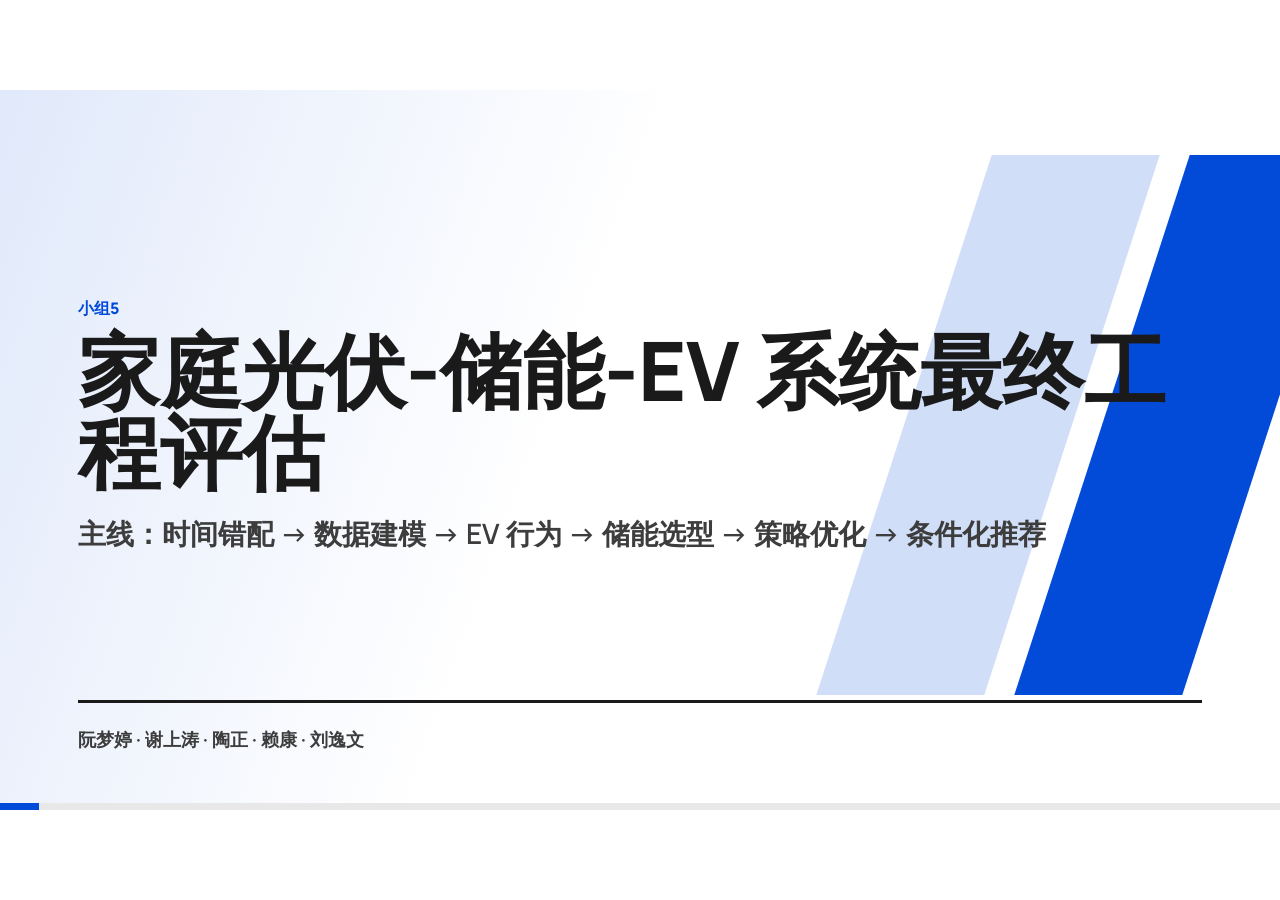
<file: Presentation/index.html>
﻿<!doctype html><html lang="zh-CN"><head><meta charset="utf-8"><meta name="viewport" content="width=device-width, initial-scale=1"><title>家庭光伏储能EV系统最终汇报</title><link rel="stylesheet" href="assets/hp-deck.css"></head><body><main class="deck" id="deck"><section class="slide title-slide" data-section="FINAL REPORT" data-page="01" data-title="家庭光伏-储能-EV 系统最终工程评估"><div class="title-block"><p class="kicker">小组5</p><h1>家庭光伏-储能-EV 系统最终工程评估</h1><p class="subtitle">主线：时间错配 → 数据建模 → EV 行为 → 储能选型 → 策略优化 → 条件化推荐</p></div><div class="title-meta"><span>阮梦婷 · 谢上涛 · 陶正 · 赖康 · 刘逸文</span></div><aside class="notes"><p>各位老师好，我们组汇报的题目是家庭光伏、储能和电动汽车系统的全年仿真与工程评估。今天我会按一条工程主线来讲：先说明时间错配问题，再讲负荷、光伏和 EV 怎么建模，接着讲储能选型和运行策略，最后加入工业园区适配拓展，并给出条件化推荐。</p></aside></section>
<section class="slide " data-section="CORE QUESTION" data-page="02" data-title="家庭光储 EV 系统的核心矛盾是时间错配"><div class="header"><div><p class="kicker">CORE QUESTION</p><h2>家庭光储 EV 系统的核心矛盾是时间错配</h2></div><div class="small">系统问题 / 汇报主线</div></div><div class="content core-clean-layout"><div class="core-clean-statement"><strong>不是电量不够，而是时间对不上</strong><span>白天光伏富余，晚上负荷和 EV 充电集中；储能和策略的价值，就是把这两个时段连接起来。</span></div><div class="core-clean-cards"><div class="core-clean-card"><div class="tag">01 / 供给</div><strong>白天光伏集中出力</strong><span>中午可能出现富余，上网或被本地消纳。</span></div><div class="core-clean-card"><div class="tag">02 / 需求</div><strong>晚上负荷与 EV 叠加</strong><span>家庭晚高峰和充电行为决定购电峰值。</span></div><div class="core-clean-card"><div class="tag">03 / 调度</div><strong>储能搬移能量</strong><span>在效率、SOC、功率和成本约束下优化运行。</span></div></div><div class="takeaway">本项目不是证明“全年电量够不够”，而是评估“什么时候有电、什么时候需要电”。</div></div><aside class="notes"><p>这一页先定调。家庭光伏系统最麻烦的不是全年发电量和用电量简单相加，而是时间错配：白天光伏多，晚上负荷和 EV 充电多。储能和 EV 策略的价值，都是围绕这个时间错配展开的。</p></aside></section>
<section class="slide " data-section="WORK MAP" data-page="03" data-title="全组成果形成一条从数据到推荐的工程链条"><div class="header"><div><p class="kicker">WORK MAP</p><h2>全组成果形成一条从数据到推荐的工程链条</h2></div><div class="small">A/B/C/D/E/综合结论 成果总览</div></div><div class="content"><div class="flow"><div class="step"><span class="num">A</span><strong>统一口径</strong><span>参数 / 指标 / 结论</span></div><div class="step"><span class="num">B</span><strong>数据基线</strong><span>负荷 / 光伏 / 净负荷</span></div><div class="step"><span class="num">C</span><strong>EV 行为</strong><span>SOC / 充电策略</span></div><div class="step"><span class="num">D</span><strong>储能选型</strong><span>容量 / 功率 / 成本</span></div><div class="step"><span class="num">E</span><strong>策略优化</strong><span>调度 / 预测 / ML</span></div><div class="step"><span class="num">结论</span><strong>综合推荐</strong><span>四问 / 条件化</span></div></div><div class="takeaway light"><span class="label"></span>各成员成果不是分散材料，而是逐步支撑最终推荐的证据链。</div></div><aside class="notes"><p>这里说明我们组的工作怎么接起来。A 先统一参数和口径，B 给出负荷和光伏数据，C 加入 EV 行为，D 做储能选型，E 做策略优化和预测尝试，最后任务七把这些结果收束成老师关心的几个核心问题。</p></aside></section>
<section class="slide " data-section="MODEL SETTING" data-page="04" data-title="先统一参数和指标，后面的比较才有可比性"><div class="header"><div><p class="kicker">MODEL SETTING</p><h2>先统一参数和指标，后面的比较才有可比性</h2></div><div class="small">TaskA / 核心参数表</div></div><div class="content"><div class="stat-row"><div class="stat-card"><strong>365天</strong><span>全年仿真</span></div><div class="stat-card"><strong>上海分时</strong><span>电价口径</span></div><div class="stat-card"><strong>14 kWp</strong><span>光伏容量</span></div><div class="stat-card"><strong>40%-90%</strong><span>储能 SOC</span></div></div><div class="grid-2"><div><table><tr><th>类别</th><th>统一口径</th><th>作用</th></tr><tr><td>电价</td><td>上海居民阶梯分时 + 上网电价</td><td>计算购电、售电和净电费</td></tr><tr><td>EV</td><td>SOC、通勤、周末、长途预充</td><td>生成真实充电负荷</td></tr><tr><td>储能</td><td>容量、功率、效率、SOC 约束</td><td>支撑选型和策略比较</td></tr><tr><td>指标</td><td>购电、售电、电费、自用率、峰值、循环</td><td>统一评价结果</td></tr></table></div><div class="takeaway"><span class="label"></span>先统一口径，才能避免不同任务的结果互相“对不上”。</div></div></div><aside class="notes"><p>参数统一是最终汇报能站住的基础。我们统一了时间分辨率、电价、上网电价、EV 参数、储能效率和 SOC 范围。后面所有结果都用同一组指标比较，包括购电量、售电量、净电费、自发自用率、购电峰值和循环次数。</p></aside></section>
<section class="slide " data-section="LOAD MODEL" data-page="05" data-title="基础负荷决定家庭系统的用电底盘"><div class="header"><div><p class="kicker">LOAD MODEL</p><h2>基础负荷决定家庭系统的用电底盘</h2></div><div class="small">TaskB / 基础负荷建模</div></div><div class="content"><div class="final-layout two-charts"><div class="chart hero-chart tight"><img src="../TaskB/Fig1_基础负荷曲线.png" alt="全年基础负荷曲线"><div class="caption">全年基础负荷曲线</div></div><div class="chart hero-chart tight"><img src="../TaskB/月平均负荷图.png" alt="月平均负荷"><div class="caption">月平均负荷</div></div></div><div class="grid-2"><div class="evidence"><div class="evidence"><div class="point-card">早晚生活用电形成日内峰值。</div><div class="point-card">季节变化影响光伏与负荷匹配程度。</div><div class="point-card">这是 EV 叠加和储能放电判断的基线。</div></div></div><div class="takeaway"><span class="label"></span>基础负荷不是常数，而是后续所有策略比较的真实用电底盘。</div></div></div><aside class="notes"><p>这一页讲基础负荷。我们没有把家庭用电做成平直曲线，而是保留了早晚高峰和季节差异。这个基线很重要，因为后面 EV 负荷叠加、储能放电需求，都是在这个基础负荷上发生的。</p></aside></section>
<section class="slide " data-section="PV OUTPUT" data-page="06" data-title="光伏出力集中在白天，天然带来富余与缺口"><div class="header"><div><p class="kicker">PV OUTPUT</p><h2>光伏出力集中在白天，天然带来富余与缺口</h2></div><div class="small">TaskB / 光伏出力建模</div></div><div class="content"><div class="final-layout two-charts"><div class="chart hero-chart tight"><img src="../TaskB/Fig3_冬夏光伏出力对比.png" alt="冬夏典型日光伏出力"><div class="caption">冬夏典型日光伏出力</div></div><div class="chart hero-chart tight"><img src="../TaskB/月度光伏发电量图.png" alt="月度光伏发电量"><div class="caption">月度光伏发电量</div></div></div><div class="grid-2"><div class="evidence"><div class="evidence"><div class="point-card">夜间出力为零，白天形成钟形曲线。</div><div class="point-card">季节和天气扰动决定可消纳空间。</div><div class="point-card">当前属于高光伏出力情景，结论需说明边界。</div></div></div><div class="takeaway"><span class="label"></span>光伏不是稳定电源，储能和 EV 协同的必要性来自它的时段集中性。</div></div></div><aside class="notes"><p>这一页看光伏。最关键的不是某一个点的数值，而是形状：夜间为零，白天集中，季节和天气会变化。正因为光伏集中在白天，才会出现白天富余、晚上不足的问题。</p></aside></section>
<section class="slide " data-section="PV YEAR" data-page="07" data-title="全年光伏矩阵说明模型不是只看典型日"><div class="header"><div><p class="kicker">PV YEAR</p><h2>全年光伏矩阵说明模型不是只看典型日</h2></div><div class="small">TaskB / 全年光伏矩阵</div></div><div class="content final-layout"><div><div class="chart hero-chart tight"><img src="../TaskB/光伏矩阵三维图.png" alt="全年光伏出力矩阵"><div class="caption">全年光伏出力矩阵</div></div></div><div class="evidence"><div class="evidence"><div class="point-card">横向看日内变化：白天高、夜间零。</div><div class="point-card">纵向看全年变化：季节差异明显。</div><div class="point-card">天气扰动让光伏不是理想平滑曲线。</div></div><div class="takeaway"><span class="label"></span>全年矩阵让光伏模型从“典型日曲线”扩展为全年连续仿真输入。</div></div></div><aside class="notes"><p>这一页补上全年光伏矩阵。它的作用是说明我们不是只拿一个典型日做展示，而是有全年连续的光伏输入。横向看是日内变化，纵向看是季节变化，中间还有天气扰动。</p></aside></section>
<section class="slide " data-section="NET LOAD" data-page="08" data-title="净负荷图直接显示什么时候买电、什么时候卖电"><div class="header"><div><p class="kicker">NET LOAD</p><h2>净负荷图直接显示什么时候买电、什么时候卖电</h2></div><div class="small">TaskB / 多能平衡净负荷</div></div><div class="content final-layout"><div><div class="chart hero-chart tight"><img src="../TaskB/Fig4_多能平衡净负荷图.png" alt="多能平衡净负荷"><div class="caption">多能平衡净负荷</div></div></div><div class="evidence"><div class="evidence"><div class="point-card">净负荷为正：家庭需要向电网购电。</div><div class="point-card">净负荷为负：光伏富余，可上网或被消纳。</div><div class="point-card">储能策略就是在这两类时段之间搬移能量。</div></div><div class="takeaway"><span class="label"></span>净负荷是后续 EV 策略和储能策略的共同出发点。</div></div></div><aside class="notes"><p>这一页是从数据进入策略的转折点。净负荷为正时要购电，为负时有光伏富余。后面的 EV 延迟充电、光伏优先消纳和储能调度，本质上都是围绕这张图做文章。</p></aside></section>
<section class="slide " data-section="EV MODEL" data-page="09" data-title="EV 不只是新增电量，而是可调节的行为负荷"><div class="header"><div><p class="kicker">EV MODEL</p><h2>EV 不只是新增电量，而是可调节的行为负荷</h2></div><div class="small">TaskC / EV SOC 建模</div></div><div class="content"><div class="main-grid"><div class="chart hero-chart tight"><img src="../TaskC/fig_EV_S1/EV_S1_SOC_year.png" alt="S1 到家即充 SOC"><div class="caption">S1 到家即充 SOC</div></div><div class="chart hero-chart tight"><img src="../TaskC/fig_EV_S2/EV_S2_SOC_year.png" alt="S2 谷时延迟 SOC"><div class="caption">S2 谷时延迟 SOC</div></div><div class="chart hero-chart tight"><img src="../TaskC/fig_EV_S3/EV_S3_SOC_year.png" alt="S3 光伏优先 SOC"><div class="caption">S3 光伏优先 SOC</div></div></div><div class="grid-2"><div class="evidence"><div class="evidence"><div class="point-card">SOC 约束保证出行需求可满足。</div><div class="point-card">通勤、周末、长途预充让负荷更接近真实行为。</div><div class="point-card">可调节的是充电时间，不是用户出行需求。</div></div></div><div class="takeaway"><span class="label"></span>把 EV 建成行为负荷后，才有讨论削峰和光伏协同的空间。</div></div></div><aside class="notes"><p>EV 这里不是简单每天加一块电量。我们把它建模成有 SOC、有通勤、有周末出行和长途预充逻辑的可变负荷。这样 EV 不再只是增加用电量，而是可以通过充电时间影响峰值和电费。</p></aside></section>
<section class="slide " data-section="EV POWER" data-page="10" data-title="三种 EV 策略首先改变的是充电功率出现的时间"><div class="header"><div><p class="kicker">EV POWER</p><h2>三种 EV 策略首先改变的是充电功率出现的时间</h2></div><div class="small">TaskC / EV 充电功率</div></div><div class="content"><div class="main-grid"><div class="chart hero-chart tight"><img src="../TaskC/fig_EV_S1/EV_S1_charge_power_year.png" alt="S1 充电功率"><div class="caption">S1 充电功率</div></div><div class="chart hero-chart tight"><img src="../TaskC/fig_EV_S2/EV_S2_charge_power_year.png" alt="S2 充电功率"><div class="caption">S2 充电功率</div></div><div class="chart hero-chart tight"><img src="../TaskC/fig_EV_S3/EV_S3_charge_power_year.png" alt="S3 充电功率"><div class="caption">S3 充电功率</div></div></div><div class="grid-2"><div class="evidence"><div class="evidence"><div class="point-card">S1 更容易在到家后集中充电。</div><div class="point-card">S2 把充电向谷时移动。</div><div class="point-card">S3 尝试把充电与光伏富余时段对齐。</div></div></div><div class="takeaway"><span class="label"></span>EV 策略的核心不是减少出行用电，而是重新安排充电时段。</div></div></div><aside class="notes"><p>这一页看三种策略的充电功率。它们的年电量差别不大，但充电发生的时间很不一样。S1 容易压到晚间，S2 往谷时移动，S3 尝试利用白天光伏富余。</p></aside></section>
<section class="slide " data-section="EV RESULT" data-page="11" data-title="EV 是否抬高峰值，关键取决于充电时段"><div class="header"><div><p class="kicker">EV RESULT</p><h2>EV 是否抬高峰值，关键取决于充电时段</h2></div><div class="small">TaskC / EV 三策略结果</div></div><div class="content final-layout"><div><div class="chart hero-chart tight"><img src="../TaskC/fig_EV_compare/EV_strategy_peak_compare.png" alt="EV 策略峰值对比"><div class="caption">EV 策略峰值对比</div></div></div><div class="evidence"><table><tr><th>策略</th><th>总峰值</th><th>晚高峰</th><th>评价</th></tr><tr><td>S1 到家即充</td><td>10.50 kW</td><td>10.50 kW</td><td>最容易叠加晚高峰</td></tr><tr><td>S2 谷时延迟</td><td>8.81 kW</td><td>3.50 kW</td><td>削弱晚高峰最明显</td></tr><tr><td>S3 光伏优先</td><td>8.81 kW</td><td>7.88 kW</td><td>更强调光伏协同</td></tr></table><div class="takeaway"><span class="label"></span>EV 本身不是问题，充电时段才是影响峰值的关键。</div></div></div><aside class="notes"><p>这里给出 EV 策略的核心结果。到家即充会压到晚高峰，谷时延迟能明显降低晚高峰，光伏优先更强调白天消纳。所以 EV 是否抬高峰值，关键不是有没有 EV，而是什么时候充电。</p></aside></section>
<section class="slide " data-section="EV DETAIL" data-page="12" data-title="EV 策略还会改变典型日负荷形状和月度能量分布"><div class="header"><div><p class="kicker">EV DETAIL</p><h2>EV 策略还会改变典型日负荷形状和月度能量分布</h2></div><div class="small">TaskC / EV 对比补充</div></div><div class="content"><div class="final-layout two-charts"><div class="chart hero-chart tight"><img src="../TaskC/fig_EV_compare/EV_strategy_typical_day_total_compare.png" alt="典型日总负荷对比"><div class="caption">典型日总负荷对比</div></div><div class="chart hero-chart tight"><img src="../TaskC/fig_EV_compare/EV_strategy_monthly_energy_compare.png" alt="月度充电量对比"><div class="caption">月度充电量对比</div></div></div><div class="grid-2"><div class="evidence"><div class="evidence"><div class="point-card">典型日图说明晚高峰是否被放大。</div><div class="point-card">月度图说明策略差异贯穿全年。</div><div class="point-card">这为后续储能削峰和协同调度提供依据。</div></div></div><div class="takeaway"><span class="label"></span>EV 策略不仅影响一个峰值数字，也改变全年负荷形状。</div></div></div><aside class="notes"><p>这一页把 EV 结果再展开一点。典型日负荷图能看出晚高峰是否被放大，月度充电量说明策略差异不是只发生在某一天，而是贯穿全年。这为后面储能削峰和协同调度提供依据。</p></aside></section>
<section class="slide " data-section="STORAGE METHOD" data-page="13" data-title="储能选型必须同时看容量、功率、成本和寿命"><div class="header"><div><p class="kicker">STORAGE METHOD</p><h2>储能选型必须同时看容量、功率、成本和寿命</h2></div><div class="small">TaskD / 储能扫描方法</div></div><div class="content final-layout"><div><div class="matrix"><div class="matrix-row header"><div>维度</div><div>设置</div><div>工程意义</div></div><div class="matrix-row "><div>容量</div><div>5-40 kWh</div><div>决定能搬移多少电量</div></div><div class="matrix-row "><div>功率</div><div>2-10 kW</div><div>决定充放电速度</div></div><div class="matrix-row "><div>SOC</div><div>40%-90%</div><div>体现保守寿命边界</div></div><div class="matrix-row "><div>成本</div><div>电池 + PCS</div><div>判断是否值得投资</div></div><div class="matrix-row "><div>循环</div><div>等效循环次数</div><div>评价寿命压力</div></div></div></div><div class="evidence"><div class="takeaway"><span class="label"></span>储能选型不是找一个电费最低点，而是多约束下的工程权衡。</div><div class="evidence"><div class="point-card">比较对象固定，才看得出策略差异。</div><div class="point-card">所有策略使用同一套电价与储能约束。</div><div class="point-card">最终评价同时看经济性和运行风险。</div></div></div></div><aside class="notes"><p>进入储能部分。任务五不是只找一个年电费最低值，而是同时看容量、功率、SOC 约束、效率、投资成本和循环次数。这样最后给出的推荐才像工程选型，而不是单纯数学最优。</p></aside></section>
<section class="slide " data-section="CAPACITY" data-page="14" data-title="储能容量增加不等于经济性更好"><div class="header"><div><p class="kicker">CAPACITY</p><h2>储能容量增加不等于经济性更好</h2></div><div class="small">TaskD / 容量扫描 S2</div></div><div class="content"><div class="final-layout two-charts"><div class="chart hero-chart tight"><img src="../TaskD/fig_cost_curves_S2.png" alt="年净电费 / 成本曲线"><div class="caption">年净电费 / 成本曲线</div></div><div class="chart hero-chart tight"><img src="../TaskD/fig_selfuse_bar_S2.png" alt="自发自用率"><div class="caption">自发自用率</div></div></div><div class="grid-2"><div class="evidence"><div class="evidence"><div class="point-card">容量变大，自发自用率通常会上升。</div><div class="point-card">但电池投资成本同步增加。</div><div class="point-card">上网电价不低、充放电有损耗，削弱储能收益。</div></div></div><div class="takeaway"><span class="label"></span>自发自用率提高，不代表投资回收一定变好。</div></div></div><aside class="notes"><p>这页是储能容量的核心结论。容量增加后，确实可以吸收更多光伏，自发自用率会上升。但电池成本也增加，而且上网电价并不低，充放电还有损耗，所以容量越大不一定越经济。</p></aside></section>
<section class="slide " data-section="POWER" data-page="15" data-title="储能功率过小受限，过大也可能制造新峰值"><div class="header"><div><p class="kicker">POWER</p><h2>储能功率过小受限，过大也可能制造新峰值</h2></div><div class="small">TaskD / 功率扫描 S2</div></div><div class="content"><div class="final-layout two-charts"><div class="chart hero-chart tight"><img src="../TaskD/fig_peak_curves_S2.png" alt="购电峰值曲线"><div class="caption">购电峰值曲线</div></div><div class="chart hero-chart tight"><img src="../TaskD/fig_cycle_curves_S2.png" alt="等效循环次数"><div class="caption">等效循环次数</div></div></div><div class="grid-2"><div class="evidence"><div class="evidence"><div class="point-card">功率偏小：来不及削峰或吸收光伏。</div><div class="point-card">功率偏大：设备成本提高。</div><div class="point-card">策略不当时，谷时补电可能抬高购电峰值。</div></div></div><div class="takeaway"><span class="label"></span>功率选型同样存在边界，不能简单追求更大。</div></div></div><aside class="notes"><p>功率同样不是越大越好。功率小，储能来不及吸收或释放；功率太大，设备成本上升，如果策略不控制谷时补电，还可能制造新的购电峰值。</p></aside></section>
<section class="slide " data-section="SCENARIO CHECK" data-page="16" data-title="三个 EV 场景下都要检查储能经济性是否稳定"><div class="header"><div><p class="kicker">SCENARIO CHECK</p><h2>三个 EV 场景下都要检查储能经济性是否稳定</h2></div><div class="small">TaskD / S1-S3 成本扫描</div></div><div class="content"><div class="main-grid"><div class="chart hero-chart tight"><img src="../TaskD/fig_cost_curves_S1.png" alt="S1 成本曲线"><div class="caption">S1 成本曲线</div></div><div class="chart hero-chart tight"><img src="../TaskD/fig_cost_curves_S2.png" alt="S2 成本曲线"><div class="caption">S2 成本曲线</div></div><div class="chart hero-chart tight"><img src="../TaskD/fig_cost_curves_S3.png" alt="S3 成本曲线"><div class="caption">S3 成本曲线</div></div></div><div class="grid-2"><div class="evidence"><div class="evidence"><div class="point-card">S1、S2、S3 均进行了容量/功率扫描。</div><div class="point-card">避免只依赖单一 EV 充电场景。</div><div class="point-card">不同场景下仍需谨慎看待储能投资回收。</div></div></div><div class="takeaway"><span class="label"></span>储能推荐要经得起不同 EV 行为场景的检查。</div></div></div><aside class="notes"><p>这一页说明储能选型不是只针对一个 EV 场景做出来的。我们在 S1、S2、S3 三种 EV 充电行为下都做了成本曲线，目的是检查结论是否过度依赖某一个场景。</p></aside></section>
<section class="slide " data-section="MULTI METRIC" data-page="17" data-title="储能不能只看电费，还要看自用率、峰值和循环"><div class="header"><div><p class="kicker">MULTI METRIC</p><h2>储能不能只看电费，还要看自用率、峰值和循环</h2></div><div class="small">TaskD / 多指标评价</div></div><div class="content"><div class="main-grid"><div class="chart hero-chart tight"><img src="../TaskD/fig_selfuse_bar_S3.png" alt="自发自用率"><div class="caption">自发自用率</div></div><div class="chart hero-chart tight"><img src="../TaskD/fig_peak_curves_S3.png" alt="购电峰值"><div class="caption">购电峰值</div></div><div class="chart hero-chart tight"><img src="../TaskD/fig_cycle_curves_S3.png" alt="循环次数"><div class="caption">循环次数</div></div></div><div class="grid-2"><div class="evidence"><div class="evidence"><div class="point-card">自发自用率体现光伏消纳。</div><div class="point-card">购电峰值体现削峰效果。</div><div class="point-card">循环次数体现电池寿命压力。</div></div></div><div class="takeaway"><span class="label"></span>储能方案是多目标取舍，不是单指标排序。</div></div></div><aside class="notes"><p>这一页补充储能的多指标评价。电费只是一部分，自发自用率、购电峰值和循环次数同样重要。不同指标之间可能存在取舍，所以最终推荐必须按目标条件化表达。</p></aside></section>
<section class="slide " data-section="CANDIDATE" data-page="18" data-title="5 kWh / 2 kW 是当前口径下的低风险代表配置"><div class="header"><div><p class="kicker">CANDIDATE</p><h2>5 kWh / 2 kW 是当前口径下的低风险代表配置</h2></div><div class="small">TaskD / 候选方案</div></div><div class="content"><div class="stat-row"><div class="stat-card"><strong>5 kWh</strong><span>代表容量</span></div><div class="stat-card"><strong>2 kW</strong><span>代表功率</span></div><div class="stat-card"><strong>9100 元</strong><span>投资估算</span></div><div class="stat-card"><strong>≈222 次/年</strong><span>基准循环</span></div></div><div class="grid-2"><div><table><tr><th>目标</th><th>推荐表达</th><th>原因</th></tr><tr><td>最低投资</td><td>不加储能或小容量</td><td>投资风险最低</td></tr><tr><td>均衡方案</td><td>5 kWh / 2 kW</td><td>便于后续策略比较</td></tr><tr><td>鲁棒表达</td><td>保留敏感性分析</td><td>避免依赖单一情景</td></tr></table></div><div class="takeaway"><span class="label"></span>这里的推荐是当前条件下的代表配置，不是所有情景的绝对最优。</div></div></div><aside class="notes"><p>5 kWh / 2 kW 的意义要讲清楚。它不是所有条件下的绝对最优，而是在当前电价、成本和光伏情景下投资风险较低，适合作为任务六策略比较的固定配置。</p></aside></section>
<section class="slide " data-section="DISPATCH LOGIC" data-page="19" data-title="固定储能后，任务六比较的是怎么运行"><div class="header"><div><p class="kicker">DISPATCH LOGIC</p><h2>固定储能后，任务六比较的是怎么运行</h2></div><div class="small">TaskE / 策略优化逻辑</div></div><div class="content final-layout"><div><div class="matrix"><div class="matrix-row header"><div>策略</div><div>运行规则</div><div>主要风险</div></div><div class="matrix-row "><div>PV_FIRST</div><div>优先存白天富余光伏</div><div>电费未必最低</div></div><div class="matrix-row "><div>TOU_PRICE</div><div>谷时补电、峰时放电</div><div>循环和峰值可能上升</div></div><div class="matrix-row "><div>DAYAHEAD</div><div>根据次日缺口决定补电</div><div>收益依赖预测质量</div></div><div class="matrix-row "><div>ML_FORECAST</div><div>用历史特征预测缺口</div><div>当前收益有限</div></div></div></div><div class="evidence"><div class="takeaway"><span class="label"></span>任务六不是重新选容量，而是比较同一储能配置的运行策略。</div><div class="evidence"><div class="point-card">比较对象固定，才看得出策略差异。</div><div class="point-card">所有策略使用同一套电价与储能约束。</div><div class="point-card">最终评价同时看经济性和运行风险。</div></div></div></div><aside class="notes"><p>任务六固定 5 kWh / 2 kW 后，比较储能怎么运行。我们看光伏优先、峰谷电价、日前预测和机器学习预测。重点不是再选一次容量，而是比较同一设备在不同策略下的电费、峰值和循环次数。</p></aside></section>
<section class="slide " data-section="DISPATCH RESULT 1" data-page="20" data-title="峰谷策略电费略低，但不是无代价的收益"><div class="header"><div><p class="kicker">DISPATCH RESULT 1</p><h2>峰谷策略电费略低，但不是无代价的收益</h2></div><div class="small">TaskE / 电费与自用率</div></div><div class="content"><div class="final-layout two-charts"><div class="chart hero-chart tight"><img src="../TaskE/fig_strategy_cost_compare.png" alt="策略年净电费"><div class="caption">策略年净电费</div></div><div class="chart hero-chart tight"><img src="../TaskE/fig_strategy_selfuse_compare.png" alt="策略自发自用率"><div class="caption">策略自发自用率</div></div></div><div class="grid-2"><div class="evidence"><div class="evidence"><div class="point-card">TOU_PRICE 年净电费略低。</div><div class="point-card">但自发自用率不一定最高。</div><div class="point-card">电费结果需要和峰值、循环一起解释。</div></div></div><div class="takeaway"><span class="label"></span>最低电费不是唯一目标，不能单独决定策略优劣。</div></div></div><aside class="notes"><p>这一页先看电费和自发自用率。峰谷策略的年净电费略低，但这不代表它整体最优，因为我们还要看购电峰值和循环次数。也就是说，电费结果必须和运行风险一起解释。</p></aside></section>
<section class="slide " data-section="DISPATCH RESULT 2" data-page="21" data-title="策略优化的真正取舍体现在峰值和电池循环"><div class="header"><div><p class="kicker">DISPATCH RESULT 2</p><h2>策略优化的真正取舍体现在峰值和电池循环</h2></div><div class="small">TaskE / 峰值与循环</div></div><div class="content"><div class="final-layout two-charts"><div class="chart hero-chart tight"><img src="../TaskE/fig_strategy_peak_compare.png" alt="策略购电峰值"><div class="caption">策略购电峰值</div></div><div class="chart hero-chart tight"><img src="../TaskE/fig_strategy_cycle_compare.png" alt="策略循环次数"><div class="caption">策略循环次数</div></div></div><div class="grid-2"><div class="evidence"><div class="evidence"><div class="point-card">峰谷策略可能抬高部分购电峰值。</div><div class="point-card">循环次数增加会带来寿命压力。</div><div class="point-card">光伏优先和预测策略运行更稳。</div></div></div><div class="takeaway"><span class="label"></span>策略优化不是单纯追求最低电费，而是在电费、峰值和寿命之间做选择。</div></div></div><aside class="notes"><p>这一页解释策略取舍。峰谷策略可能让电费略低，但它会增加循环次数，也可能抬高部分购电峰值。光伏优先和预测策略不一定最省钱，但运行更稳，循环压力更低。</p></aside></section>
<section class="slide " data-section="TYPICAL DAY" data-page="22" data-title="典型日运行展示了储能策略如何影响 SOC 和功率"><div class="header"><div><p class="kicker">TYPICAL DAY</p><h2>典型日运行展示了储能策略如何影响 SOC 和功率</h2></div><div class="small">TaskE / 典型日运行</div></div><div class="content final-layout"><div><div class="chart hero-chart tight"><img src="../TaskE/fig_strategy_typical_day.png" alt="典型日 SOC 与储能功率"><div class="caption">典型日 SOC 与储能功率</div></div></div><div class="evidence"><div class="evidence"><div class="point-card">SOC 变化反映电池是否保留光伏空间。</div><div class="point-card">储能功率反映充放电时段选择。</div><div class="point-card">典型日用于解释全年指标背后的运行逻辑。</div></div><div class="takeaway"><span class="label"></span>典型日图把策略差异从数字指标还原到实际运行过程。</div></div></div><aside class="notes"><p>这一页用典型日解释策略怎么运行。SOC 曲线能看出电池是否留出空间吸收光伏，功率曲线能看出什么时候充放电。它帮助我们把前面的全年指标还原到一天里的运行逻辑。</p></aside></section>
<section class="slide" data-section="ML FORECAST" data-page="23" data-title="ML 预测用于分级补电，而不是强行追求最低电费"><div class="header"><div><p class="kicker">ML FORECAST</p><h2>ML 预测用于分级补电，而不是强行追求最低电费</h2></div><div class="small">TaskE / ML 预测尝试</div></div>
<div class="content final-layout"><div><div class="chart hero-chart tight"><img src="../TaskE/fig_ml_forecast_compare.png" alt="ML 预测短缺口趋势"><div class="caption">ML 预测短缺口与真实短缺口趋势</div></div></div><div class="evidence"><div class="evidence"><div class="point-card">缺口改为逐时正净负荷，避免白天富余抵消夜间缺电。</div><div class="point-card">预测缺口 10-15 kWh 只补至约 62% SOC，超过 15 kWh 才补至 70%。</div><div class="point-card">ML 策略的结果不包装成显著最优，而是作为预测调度入口。</div></div><div class="takeaway">ML 的价值是让夜间补电动作更有前瞻性，而不是证明它一定更省钱。</div></div></div>
<aside class="notes"><p>这一页是修正后的机器学习预测。之前如果只看日总负荷减日总光伏，高光伏情景下缺口会被抵消成零，所以图没有意义。现在我们改成逐时正净负荷缺口，也就是晚上真正需要电网或储能覆盖的部分。ML 根据预测缺口分级补电，体现的是前瞻调度框架，而不是强行证明一定最优。</p></aside></section>
<section class="slide" data-section="INDUSTRIAL EXTENSION" data-page="24" data-title="同一套模型可以迁移到工业园区场景"><div class="header"><div><p class="kicker">INDUSTRIAL EXTENSION</p><h2>同一套模型可以迁移到工业园区场景</h2></div><div class="small">拓展研究 / 工业园区适配</div></div>
<div class="content industrial-hero"><div class="industrial-photo"><img src="assets/industrial/image1.png" alt="工业园区光储充系统拓扑"></div><div class="industrial-stack"><div class="industrial-photo cover"><img src="assets/industrial/image7.png" alt="工业园区光伏储能充电站示意"></div><div class="evidence"><div class="point-card">家庭负荷替换为生产负荷，家用充电桩替换为工业充电站。</div><div class="point-card">电价口径切换为工业分时电价，峰谷价差更大。</div><div class="point-card">储能仍承担光伏消纳、削峰和成本优化三类任务。</div></div><div class="takeaway">工业拓展说明：我们的仿真框架不是只服务家庭场景，而是可以迁移到更大的光储充系统。</div></div></div>
<aside class="notes"><p>接下来是拓展研究。我们没有重新发明一套模型，而是把家庭场景的光伏、储能、EV 和电网边界迁移到工业园区。变化主要有三点：负荷从家庭生活用电变成生产负荷，充电对象从家用车变成物流电动车，电价从居民电价变成工业分时电价。</p></aside></section>
<section class="slide" data-section="INDUSTRIAL LOAD" data-page="25" data-title="工业场景的负荷曲线更高，也更贴近生产节奏"><div class="header"><div><p class="kicker">INDUSTRIAL LOAD</p><h2>工业场景的负荷曲线更高，也更贴近生产节奏</h2></div><div class="small">拓展研究 / 负荷替换</div></div>
<div class="content final-layout"><div><div class="chart hero-chart tight"><img src="assets/industrial/image2.png" alt="家庭与工厂典型日负荷对比"><div class="caption">家庭与工厂典型日负荷曲线对比</div></div></div><div class="evidence"><div class="industrial-kpi"><div class="stat-card"><strong>生产时段</strong><span>白天负荷明显抬升</span></div><div class="stat-card"><strong>晚间基荷</strong><span>不完全归零</span></div><div class="stat-card"><strong>充电站</strong><span>引入集中补能需求</span></div></div><div class="evidence"><div class="point-card">工厂负荷与生产班次相关，白天负荷平台更高。</div><div class="point-card">工业充电站会带来更集中的功率需求。</div><div class="point-card">负荷形状改变后，储能的削峰价值被放大。</div></div><div class="takeaway">从家庭到工厂，核心变化不是模型结构，而是负荷曲线和用电边界。</div></div></div>
<aside class="notes"><p>这一页看负荷变化。家庭负荷主要是早晚生活高峰，工厂负荷更接近生产节奏，白天有明显平台，夜间也可能保留基荷。负荷规模和功率波动变大以后，储能不只是做光伏消纳，也更明显地承担削峰作用。</p></aside></section>
<section class="slide" data-section="INDUSTRIAL METRICS" data-page="26" data-title="工业场景的经济性更受负荷规模和电价机制影响"><div class="header"><div><p class="kicker">INDUSTRIAL METRICS</p><h2>工业场景的经济性更受负荷规模和电价机制影响</h2></div><div class="small">拓展研究 / 指标对比</div></div>
<div class="content final-layout"><div><div class="chart hero-chart tight"><img src="assets/industrial/image3.png" alt="家庭与工厂系统运行指标对比"><div class="caption">家庭与工厂系统运行指标对比</div></div></div><div class="evidence"><table class="compact-table"><tr><th>比较项</th><th>家庭场景</th><th>工业拓展</th></tr><tr><td>日均用电量</td><td>约 18 kWh</td><td>约 260 kWh</td></tr><tr><td>自发自用率</td><td>约 72%</td><td>约 85%</td></tr><tr><td>日均电费</td><td>约 3.8 元</td><td>约 32 元</td></tr></table><div class="evidence"><div class="point-card">工业负荷规模更大，更容易消纳白天光伏。</div><div class="point-card">电费基数更高，策略优化的绝对收益空间更大。</div></div><div class="takeaway">工业拓展的意义在于验证模型能处理更高负荷、更强电价驱动的场景。</div></div></div>
<aside class="notes"><p>这一页用指标对比说明工业场景为什么值得拓展。工厂日均用电量远高于家庭，电费基数也更高，因此同样的调度策略，在工业侧可能产生更明显的经济效果。这里的数字用于拓展研究，不回改前面家庭主模型的参数。</p></aside></section>
<section class="slide" data-section="INDUSTRIAL STORAGE" data-page="27" data-title="工业储能选型存在更清楚的边际收益拐点"><div class="header"><div><p class="kicker">INDUSTRIAL STORAGE</p><h2>工业储能选型存在更清楚的边际收益拐点</h2></div><div class="small">拓展研究 / 容量功率扫描</div></div>
<div class="content final-layout"><div><div class="chart hero-chart tight"><img src="assets/industrial/image4.png" alt="工厂储能容量功率扫描趋势"><div class="caption">工厂场景储能容量/功率扫描趋势</div></div></div><div class="evidence"><div class="industrial-kpi"><div class="stat-card"><strong>20 kWh</strong><span>容量拐点</span></div><div class="stat-card"><strong>10 kW</strong><span>功率拐点</span></div><div class="stat-card"><strong>边际收益</strong><span>过大后递减</span></div></div><div class="evidence"><div class="point-card">容量太小，白天光伏富余装不下，晚高峰也补不足。</div><div class="point-card">容量太大，投资增加但闲置时间变长。</div><div class="point-card">功率太小传不出来，功率太大则 PCS 和配电成本上升。</div></div><div class="takeaway">工业场景下推荐 20 kWh / 10 kW，是边际收益和投资风险之间的折中。</div></div></div>
<aside class="notes"><p>这一页是工业储能选型。和家庭场景一样，容量和功率都不是越大越好。容量太小消纳和削峰都受限，容量太大投资成本上升；功率太小有电也传不出来，功率太大又会增加 PCS 和配电成本。因此工业拓展中出现了 20 kWh、10 kW 的拐点。</p></aside></section>
<section class="slide" data-section="INDUSTRIAL STRATEGY" data-page="28" data-title="工业峰谷价差放大了策略选择的影响"><div class="header"><div><p class="kicker">INDUSTRIAL STRATEGY</p><h2>工业峰谷价差放大了策略选择的影响</h2></div><div class="small">拓展研究 / 策略对比</div></div>
<div class="content final-layout"><div><div class="chart hero-chart tight"><img src="assets/industrial/image5.png" alt="工厂三种储能策略运行指标对比"><div class="caption">工厂场景三种储能策略运行指标对比</div></div></div><div class="evidence"><div class="strategy-grid"><div class="strategy-panel"><strong>光伏消纳</strong><p>自发自用率高，循环次数较低，适合寿命优先。</p></div><div class="strategy-panel"><strong>峰谷套利</strong><p>电费收益明显，但循环次数最高，寿命压力更大。</p></div><div class="strategy-panel"><strong>日前预测</strong><p>兼顾削峰和经济性，适合接入能源管理系统。</p></div></div><div class="takeaway">工业侧不是固定一种策略，而是按生产组织和电价机制选择策略。</div></div></div>
<aside class="notes"><p>这一页比较工业侧三种策略。工业峰谷价差比居民侧更大，所以峰谷套利的电费收益会更明显，但它也带来更高循环次数。光伏消纳更稳，日前预测适合有能源管理系统的工厂。这里和家庭场景形成对照：电价机制不同，策略排序也会变化。</p></aside></section>
<section class="slide" data-section="INDUSTRIAL SENSITIVITY" data-page="29" data-title="电价情景决定工业储能收益的上限"><div class="header"><div><p class="kicker">INDUSTRIAL SENSITIVITY</p><h2>电价情景决定工业储能收益的上限</h2></div><div class="small">拓展研究 / 电价敏感性</div></div>
<div class="content final-layout"><div><div class="chart hero-chart tight"><img src="assets/industrial/image6.png" alt="不同电价情景下策略年净电费对比"><div class="caption">不同电价情景下三种策略年净电费对比</div></div></div><div class="evidence"><div class="scenario-list"><div class="scenario-item"><strong>基准</strong><span>峰 0.85 / 谷 0.30 / 上网 0.40</span></div><div class="scenario-item"><strong>价差扩大</strong><span>峰价上升、谷价下降，套利收益放大</span></div><div class="scenario-item"><strong>上网下调</strong><span>售电收益降低，储能消纳更有价值</span></div><div class="scenario-item"><strong>峰段延长</strong><span>高价放电窗口变长，策略差异扩大</span></div></div><div class="takeaway">工业场景最敏感的不是单个设备参数，而是峰谷价差和上网电价。</div></div></div>
<aside class="notes"><p>这一页是电价敏感性。工业侧结果说明，峰谷价差扩大、上网电价下调、峰段延长都会改变策略收益。也就是说，储能是否划算不能脱离电价机制讨论。这个结论也反过来支撑家庭场景：为什么我们不能写成某一个容量绝对最优。</p></aside></section>
<section class="slide" data-section="INDUSTRIAL SUMMARY" data-page="30" data-title="工业拓展把项目从课程仿真推进到工程适配"><div class="header"><div><p class="kicker">INDUSTRIAL SUMMARY</p><h2>工业拓展把项目从课程仿真推进到工程适配</h2></div><div class="small">拓展研究 / 落地建议</div></div>
<div class="content"><div class="strategy-grid"><div class="strategy-panel"><strong>单班生产</strong><p>白天生产与光伏更匹配，优先选择光伏消纳策略，降低循环压力。</p></div><div class="strategy-panel"><strong>两班/三班生产</strong><p>负荷覆盖峰谷时段，峰谷套利更容易体现电费优势。</p></div><div class="strategy-panel"><strong>负荷波动大</strong><p>适合日前预测调度，接入能源管理系统后可继续扩展。</p></div></div><div class="grid-2"><div class="tile gray"><h3>模型复用</h3><p class="subtitle" style="font-size:24px;margin-top:14px">只需替换负荷、电价和设备规模，原有仿真框架可继续使用。</p></div><div class="tile gray"><h3>结论升级</h3><p class="subtitle" style="font-size:24px;margin-top:14px">从家庭系统推荐，扩展到不同用户侧场景的工程适配方法。</p></div></div><div class="takeaway">拓展研究的价值不是另起炉灶，而是证明这套方法具备跨场景迁移能力。</div></div>
<aside class="notes"><p>工业拓展最后收束为落地建议。单班制工厂更适合光伏消纳，两班或三班生产可以更积极利用峰谷套利，负荷波动大的工厂适合日前预测调度。它的价值不是替代家庭主线，而是说明我们这套模型可以从家庭用户扩展到工业用户。</p></aside></section>
<section class="slide " data-section="SYNTHESIS" data-page="31" data-title="项目要求的四个核心问题可以集中回答"><div class="header"><div><p class="kicker">SYNTHESIS</p><h2>项目要求的四个核心问题可以集中回答</h2></div><div class="small">综合结论 / 四问回答</div></div><div class="content"><div class="grid-2"><div class="tile gray"><h3>EV 加入有什么影响？</h3><p class="subtitle" style="font-size:24px;margin-top:14px">影响峰值的关键是充电时段，S2 谷时延迟晚高峰最低。</p></div><div class="tile gray"><h3>容量越大越好吗？</h3><p class="subtitle" style="font-size:24px;margin-top:14px">不一定，投资成本、上网电价和损耗会抵消收益。</p></div><div class="tile gray"><h3>功率越大越好吗？</h3><p class="subtitle" style="font-size:24px;margin-top:14px">不一定，过小受限，过大可能增加投资和瞬时购电峰值。</p></div><div class="tile gray"><h3>经济性受谁影响最大？</h3><p class="subtitle" style="font-size:24px;margin-top:14px">光伏出力、上网电价、电池成本、峰谷价差和 EV 策略共同决定。</p></div></div><div class="takeaway"><span class="label"></span>最终结论</div></div><aside class="notes"><p>这一页面向任务七。老师最可能问四件事：EV 对峰值的影响、储能容量是否越大越好、功率是否越大越好、哪个因素最影响经济性。我们用前面的结果把这四个问题集中回答。</p></aside></section>
<section class="slide " data-section="RECOMMENDATION" data-page="32" data-title="面向不同目标，系统方案应采用条件化推荐"><div class="header"><div><p class="kicker">RECOMMENDATION</p><h2>面向不同目标，系统方案应采用条件化推荐</h2></div><div class="small">A / 综合结论 / 最终推荐</div></div><div class="content"><div class="recommend-grid"><div class="recommend-card"><div class="goal">投资优先</div><strong>小容量或暂不配置储能</strong><span>在当前成本口径下，可降低初始投资与回收不确定性。</span></div><div class="recommend-card"><div class="goal">电费优先</div><strong>EV 谷时延迟 + 分时调度</strong><span>利用峰谷价差降低购电成本，但需关注循环次数增加。</span></div><div class="recommend-card"><div class="goal">寿命优先</div><strong>光伏优先消纳策略</strong><span>减少不必要谷时补电，使储能运行更平稳。</span></div><div class="recommend-card"><div class="goal">协同优先</div><strong>EV 光伏富余优先</strong><span>提高白天光伏消纳能力，缓解光伏与负荷的时间错配。</span></div><div class="recommend-card"><div class="goal">扩展优先</div><strong>预测辅助调度</strong><span>为后续接入天气预测、电价预测和出行预测提供接口。</span></div></div><div class="takeaway">最终推荐不是单一容量或单一策略，而是根据投资、电费、寿命和协同目标进行选择。</div></div><aside class="notes"><p>最后给出推荐时，我们不把结论写成某个容量绝对最优，而是按照不同目标分类。投资优先时，小容量或暂不配置储能更稳；电费优先时，可以考虑谷时延迟和分时调度；寿命优先时，光伏优先策略更平稳；如果强调创新和扩展，则可以引入预测辅助调度。</p></aside></section>
<section class="slide " data-section="MODEL BOUNDARY" data-page="33" data-title="模型边界说明使最终结论更稳健"><div class="header"><div><p class="kicker">MODEL BOUNDARY</p><h2>模型边界说明使最终结论更稳健</h2></div><div class="small">A / 综合结论 / 模型边界</div></div><div class="content boundary-layout"><div class="boundary-callout"><strong>结论建立在统一参数口径下</strong><span>本项目完成了全年数据、EV 行为、储能选型和策略优化的闭环评估；后续可通过真实天气、电价和用户行为数据进一步校准。</span></div><div class="boundary-list"><div class="boundary-item"><strong>光伏出力情景</strong><p>当前光伏结果属于偏高出力情景，最终报告中需保留修正情景对比。</p></div><div class="boundary-item"><strong>经济性口径</strong><p>净电费受上网电价、峰谷价差和储能成本共同影响，不能脱离参数解释。</p></div><div class="boundary-item"><strong>储能方案</strong><p>5 kWh / 2 kW 可作为当前口径下的代表配置，而非所有条件下的唯一最优。</p></div><div class="boundary-item"><strong>后续扩展</strong><p>预测调度可进一步结合天气预报、电价变化和 EV 出行计划，提高策略适应性。</p></div></div></div><aside class="notes"><p>最后补充模型边界。我们的结果是在统一参数口径下得到的，已经覆盖全年负荷、光伏、EV、储能和策略优化。但光伏出力、电价、储能成本和用户出行都会影响结论，所以最终推荐需要保留条件。这个边界说明不是削弱结论，而是让结论更符合工程实际。</p></aside></section><div class="progress"><span id="progressBar"></span></div></main><script>
const slides=[...document.querySelectorAll('.slide')];let index=0;const progressBar=document.getElementById('progressBar');let presenter=null;function go(i){index=Math.max(0,Math.min(slides.length-1,i));window.index=index;slides.forEach((s,k)=>s.classList.toggle('is-active',k===index));progressBar.style.width=((index+1)/slides.length*100)+'%';location.hash='/' +(index+1);updatePresenter()}function noteText(i){return slides[i]?.querySelector('.notes')?.innerText?.trim()||''}function titleText(i){return slides[i]?.dataset.title||''}function updatePresenter(){if(!presenter||presenter.closed)return;presenter.document.getElementById('cur').textContent=(index+1)+' / '+slides.length;presenter.document.getElementById('ptitle').textContent=titleText(index);presenter.document.getElementById('pnext').textContent=titleText(Math.min(index+1,slides.length-1));presenter.document.getElementById('pnotes').textContent=noteText(index)}function openPresenter(){presenter=window.open('','presenter','width=1180,height=760');presenter.document.write('<!doctype html><html><head><title>演讲者视图</title><style>body{margin:0;font-family:Manrope,Microsoft YaHei,Arial,sans-serif;background:#f7f7f7;color:#1a1a1a}.wrap{display:grid;grid-template-columns:1fr 1fr;gap:18px;padding:18px}.card{background:#fff;border:1px solid #e8e8e8;border-radius:16px;padding:22px}.notes{grid-column:1/3;font-size:28px;line-height:1.55;font-weight:700}.label{color:#024ad8;font-size:13px;font-weight:900;text-transform:uppercase;margin-bottom:10px}h1{font-size:30px;margin:0}.next{font-size:24px;color:#555}.timer{font-size:42px;font-weight:900}.btn{font-size:18px;padding:10px 14px;margin-right:8px}</style></head><body><div class=wrap><div class=card><div class=label>Current <span id=cur></span></div><h1 id=ptitle></h1></div><div class=card><div class=label>Next</div><div class=next id=pnext></div></div><div class=card><div class=label>Timer</div><div class=timer id=timer>00:00</div><button class=btn onclick="opener.go(opener.index-1)">上一页</button><button class=btn onclick="opener.go(opener.index+1)">下一页</button></div><div class=card><div class=label>Hint</div><div class=next>先讲观点，再指图表证据，最后过渡。</div></div><div class="card notes"><div class=label>Speaker script</div><div id=pnotes></div></div></div><script>let t=0;setInterval(()=>{t++;timer.textContent=String(Math.floor(t/60)).padStart(2,"0")+":"+String(t%60).padStart(2,"0")},1000);document.addEventListener("keydown",e=>{if(e.key==="ArrowRight")opener.go(opener.index+1);if(e.key==="ArrowLeft")opener.go(opener.index-1)})<\/script></body></html>');presenter.document.close();updatePresenter()}document.addEventListener('keydown',e=>{if(['ArrowRight',' ','PageDown'].includes(e.key))go(index+1);if(['ArrowLeft','PageUp'].includes(e.key))go(index-1);if(e.key==='Home')go(0);if(e.key==='End')go(slides.length-1);if(e.key.toLowerCase()==='f')document.documentElement.requestFullscreen?.();if(e.key.toLowerCase()==='s')openPresenter()});window.go=go;window.index=index;const m=location.hash.match(/\/(\d+)/);go(m?Number(m[1])-1:0);</script></body></html>
</file>
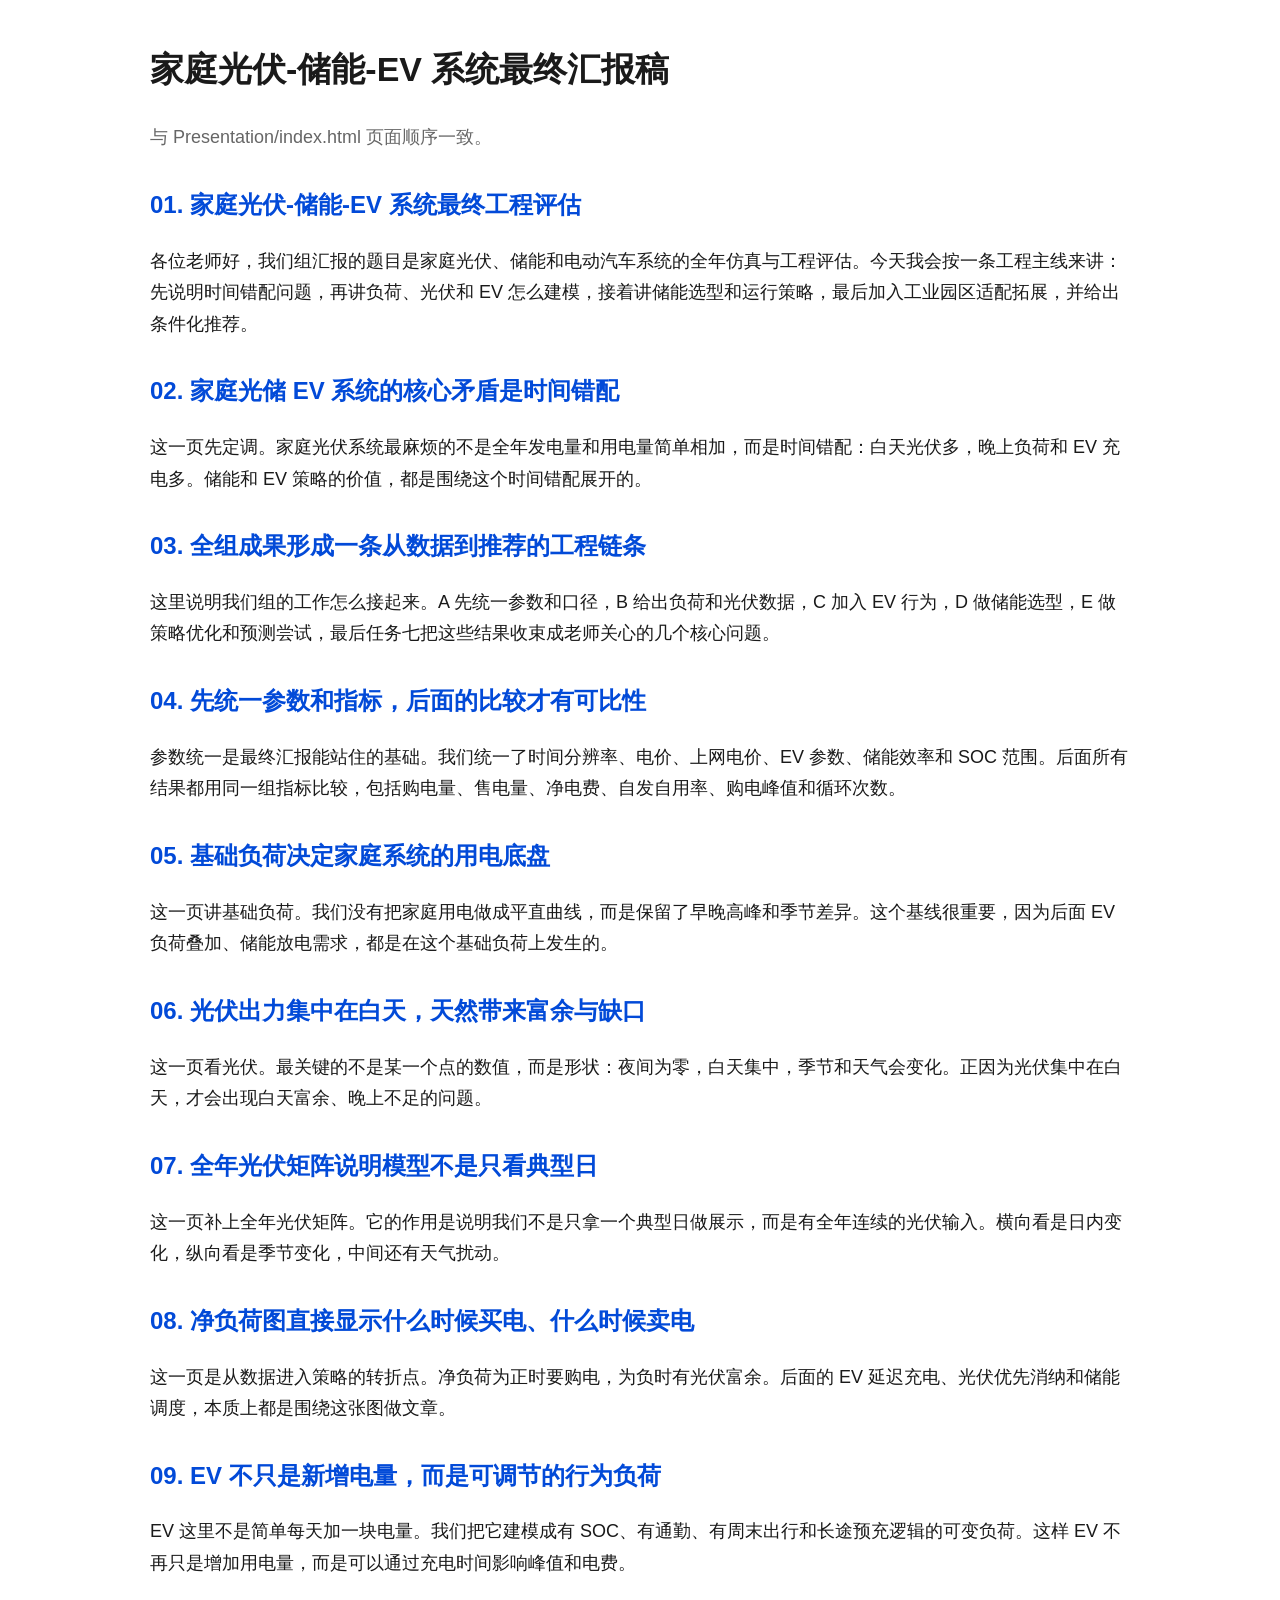
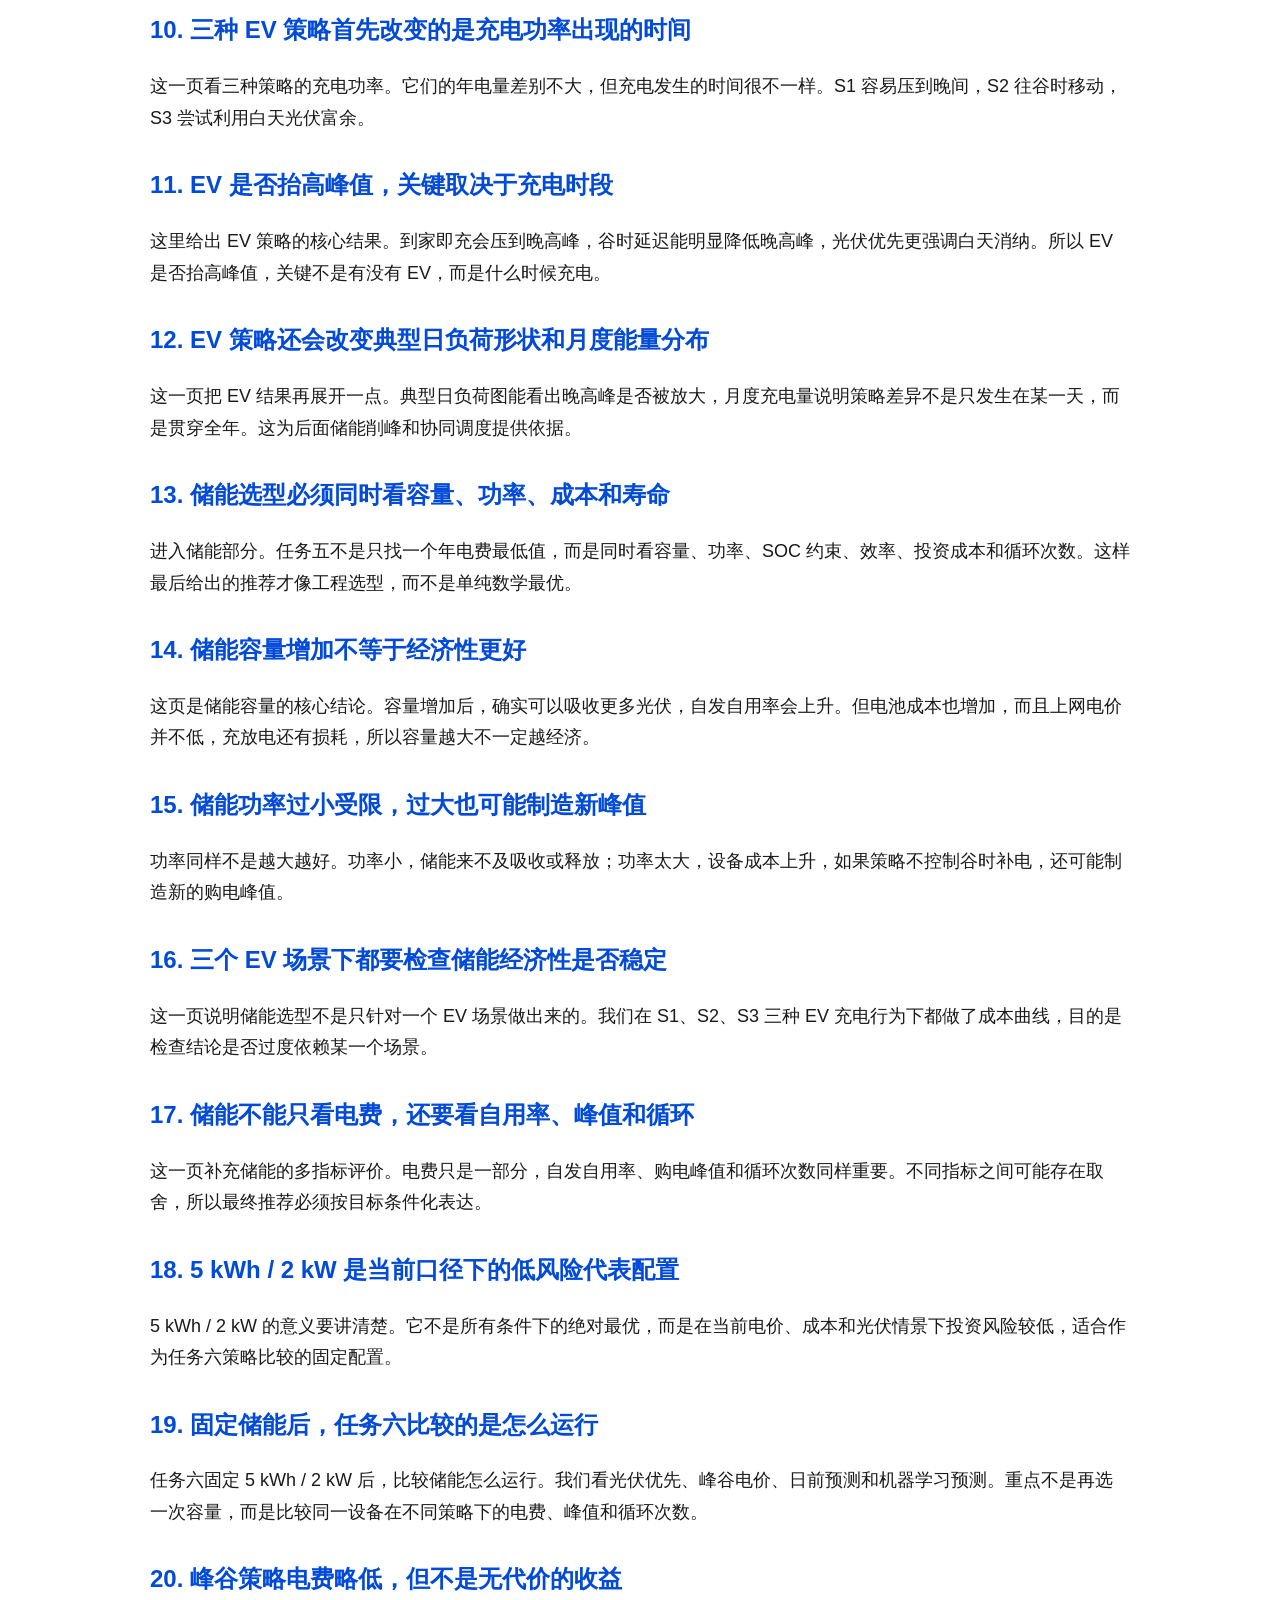
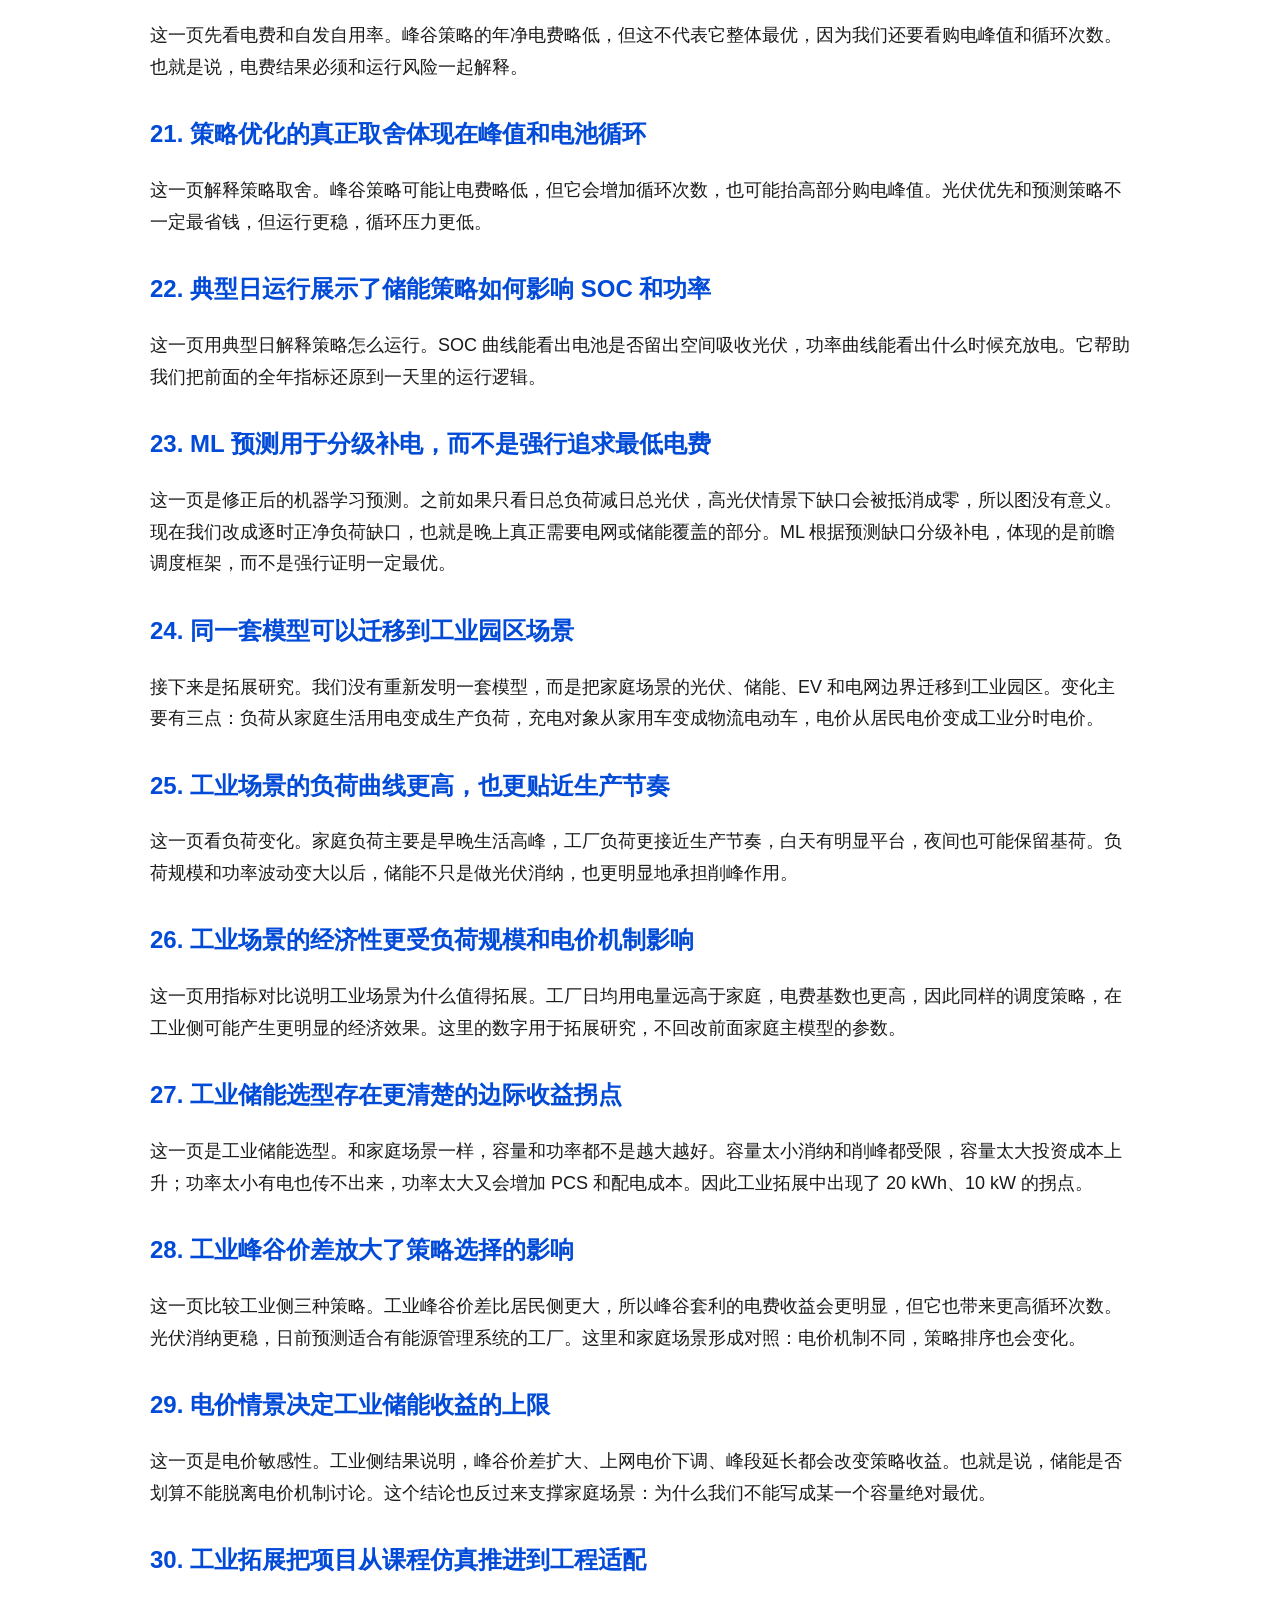
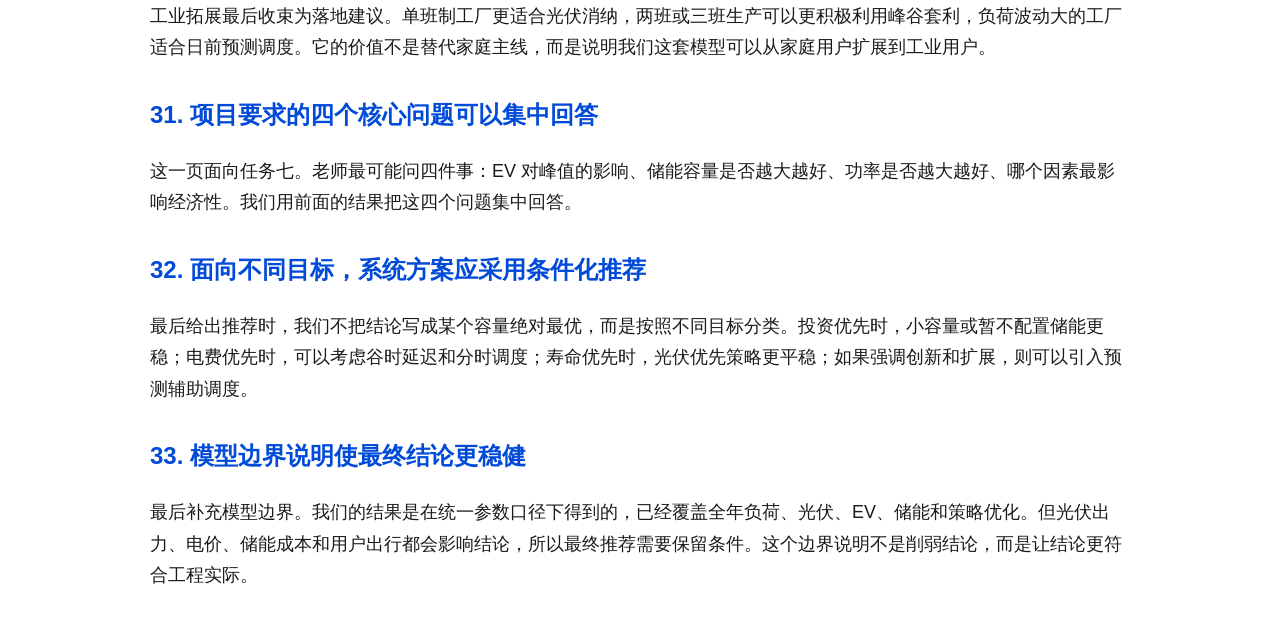
<file: Presentation/final_speech.html>
<!doctype html><html lang="zh-CN"><head><meta charset="utf-8"><title>最终汇报稿</title><style>body{font-family:Microsoft YaHei,Arial,sans-serif;max-width:980px;margin:40px auto;padding:0 24px;color:#1a1a1a;line-height:1.75}h1{font-size:34px}h2{font-size:24px;margin-top:30px;color:#024ad8}p{font-size:18px}.meta{color:#666}</style></head><body><h1>家庭光伏-储能-EV 系统最终汇报稿</h1><p class="meta">与 Presentation/index.html 页面顺序一致。</p><section><h2>01. 家庭光伏-储能-EV 系统最终工程评估</h2><p>各位老师好，我们组汇报的题目是家庭光伏、储能和电动汽车系统的全年仿真与工程评估。今天我会按一条工程主线来讲：先说明时间错配问题，再讲负荷、光伏和 EV 怎么建模，接着讲储能选型和运行策略，最后加入工业园区适配拓展，并给出条件化推荐。</p></section>
<section><h2>02. 家庭光储 EV 系统的核心矛盾是时间错配</h2><p>这一页先定调。家庭光伏系统最麻烦的不是全年发电量和用电量简单相加，而是时间错配：白天光伏多，晚上负荷和 EV 充电多。储能和 EV 策略的价值，都是围绕这个时间错配展开的。</p></section>
<section><h2>03. 全组成果形成一条从数据到推荐的工程链条</h2><p>这里说明我们组的工作怎么接起来。A 先统一参数和口径，B 给出负荷和光伏数据，C 加入 EV 行为，D 做储能选型，E 做策略优化和预测尝试，最后任务七把这些结果收束成老师关心的几个核心问题。</p></section>
<section><h2>04. 先统一参数和指标，后面的比较才有可比性</h2><p>参数统一是最终汇报能站住的基础。我们统一了时间分辨率、电价、上网电价、EV 参数、储能效率和 SOC 范围。后面所有结果都用同一组指标比较，包括购电量、售电量、净电费、自发自用率、购电峰值和循环次数。</p></section>
<section><h2>05. 基础负荷决定家庭系统的用电底盘</h2><p>这一页讲基础负荷。我们没有把家庭用电做成平直曲线，而是保留了早晚高峰和季节差异。这个基线很重要，因为后面 EV 负荷叠加、储能放电需求，都是在这个基础负荷上发生的。</p></section>
<section><h2>06. 光伏出力集中在白天，天然带来富余与缺口</h2><p>这一页看光伏。最关键的不是某一个点的数值，而是形状：夜间为零，白天集中，季节和天气会变化。正因为光伏集中在白天，才会出现白天富余、晚上不足的问题。</p></section>
<section><h2>07. 全年光伏矩阵说明模型不是只看典型日</h2><p>这一页补上全年光伏矩阵。它的作用是说明我们不是只拿一个典型日做展示，而是有全年连续的光伏输入。横向看是日内变化，纵向看是季节变化，中间还有天气扰动。</p></section>
<section><h2>08. 净负荷图直接显示什么时候买电、什么时候卖电</h2><p>这一页是从数据进入策略的转折点。净负荷为正时要购电，为负时有光伏富余。后面的 EV 延迟充电、光伏优先消纳和储能调度，本质上都是围绕这张图做文章。</p></section>
<section><h2>09. EV 不只是新增电量，而是可调节的行为负荷</h2><p>EV 这里不是简单每天加一块电量。我们把它建模成有 SOC、有通勤、有周末出行和长途预充逻辑的可变负荷。这样 EV 不再只是增加用电量，而是可以通过充电时间影响峰值和电费。</p></section>
<section><h2>10. 三种 EV 策略首先改变的是充电功率出现的时间</h2><p>这一页看三种策略的充电功率。它们的年电量差别不大，但充电发生的时间很不一样。S1 容易压到晚间，S2 往谷时移动，S3 尝试利用白天光伏富余。</p></section>
<section><h2>11. EV 是否抬高峰值，关键取决于充电时段</h2><p>这里给出 EV 策略的核心结果。到家即充会压到晚高峰，谷时延迟能明显降低晚高峰，光伏优先更强调白天消纳。所以 EV 是否抬高峰值，关键不是有没有 EV，而是什么时候充电。</p></section>
<section><h2>12. EV 策略还会改变典型日负荷形状和月度能量分布</h2><p>这一页把 EV 结果再展开一点。典型日负荷图能看出晚高峰是否被放大，月度充电量说明策略差异不是只发生在某一天，而是贯穿全年。这为后面储能削峰和协同调度提供依据。</p></section>
<section><h2>13. 储能选型必须同时看容量、功率、成本和寿命</h2><p>进入储能部分。任务五不是只找一个年电费最低值，而是同时看容量、功率、SOC 约束、效率、投资成本和循环次数。这样最后给出的推荐才像工程选型，而不是单纯数学最优。</p></section>
<section><h2>14. 储能容量增加不等于经济性更好</h2><p>这页是储能容量的核心结论。容量增加后，确实可以吸收更多光伏，自发自用率会上升。但电池成本也增加，而且上网电价并不低，充放电还有损耗，所以容量越大不一定越经济。</p></section>
<section><h2>15. 储能功率过小受限，过大也可能制造新峰值</h2><p>功率同样不是越大越好。功率小，储能来不及吸收或释放；功率太大，设备成本上升，如果策略不控制谷时补电，还可能制造新的购电峰值。</p></section>
<section><h2>16. 三个 EV 场景下都要检查储能经济性是否稳定</h2><p>这一页说明储能选型不是只针对一个 EV 场景做出来的。我们在 S1、S2、S3 三种 EV 充电行为下都做了成本曲线，目的是检查结论是否过度依赖某一个场景。</p></section>
<section><h2>17. 储能不能只看电费，还要看自用率、峰值和循环</h2><p>这一页补充储能的多指标评价。电费只是一部分，自发自用率、购电峰值和循环次数同样重要。不同指标之间可能存在取舍，所以最终推荐必须按目标条件化表达。</p></section>
<section><h2>18. 5 kWh / 2 kW 是当前口径下的低风险代表配置</h2><p>5 kWh / 2 kW 的意义要讲清楚。它不是所有条件下的绝对最优，而是在当前电价、成本和光伏情景下投资风险较低，适合作为任务六策略比较的固定配置。</p></section>
<section><h2>19. 固定储能后，任务六比较的是怎么运行</h2><p>任务六固定 5 kWh / 2 kW 后，比较储能怎么运行。我们看光伏优先、峰谷电价、日前预测和机器学习预测。重点不是再选一次容量，而是比较同一设备在不同策略下的电费、峰值和循环次数。</p></section>
<section><h2>20. 峰谷策略电费略低，但不是无代价的收益</h2><p>这一页先看电费和自发自用率。峰谷策略的年净电费略低，但这不代表它整体最优，因为我们还要看购电峰值和循环次数。也就是说，电费结果必须和运行风险一起解释。</p></section>
<section><h2>21. 策略优化的真正取舍体现在峰值和电池循环</h2><p>这一页解释策略取舍。峰谷策略可能让电费略低，但它会增加循环次数，也可能抬高部分购电峰值。光伏优先和预测策略不一定最省钱，但运行更稳，循环压力更低。</p></section>
<section><h2>22. 典型日运行展示了储能策略如何影响 SOC 和功率</h2><p>这一页用典型日解释策略怎么运行。SOC 曲线能看出电池是否留出空间吸收光伏，功率曲线能看出什么时候充放电。它帮助我们把前面的全年指标还原到一天里的运行逻辑。</p></section>
<section><h2>23. ML 预测用于分级补电，而不是强行追求最低电费</h2><p>这一页是修正后的机器学习预测。之前如果只看日总负荷减日总光伏，高光伏情景下缺口会被抵消成零，所以图没有意义。现在我们改成逐时正净负荷缺口，也就是晚上真正需要电网或储能覆盖的部分。ML 根据预测缺口分级补电，体现的是前瞻调度框架，而不是强行证明一定最优。</p></section>
<section><h2>24. 同一套模型可以迁移到工业园区场景</h2><p>接下来是拓展研究。我们没有重新发明一套模型，而是把家庭场景的光伏、储能、EV 和电网边界迁移到工业园区。变化主要有三点：负荷从家庭生活用电变成生产负荷，充电对象从家用车变成物流电动车，电价从居民电价变成工业分时电价。</p></section>
<section><h2>25. 工业场景的负荷曲线更高，也更贴近生产节奏</h2><p>这一页看负荷变化。家庭负荷主要是早晚生活高峰，工厂负荷更接近生产节奏，白天有明显平台，夜间也可能保留基荷。负荷规模和功率波动变大以后，储能不只是做光伏消纳，也更明显地承担削峰作用。</p></section>
<section><h2>26. 工业场景的经济性更受负荷规模和电价机制影响</h2><p>这一页用指标对比说明工业场景为什么值得拓展。工厂日均用电量远高于家庭，电费基数也更高，因此同样的调度策略，在工业侧可能产生更明显的经济效果。这里的数字用于拓展研究，不回改前面家庭主模型的参数。</p></section>
<section><h2>27. 工业储能选型存在更清楚的边际收益拐点</h2><p>这一页是工业储能选型。和家庭场景一样，容量和功率都不是越大越好。容量太小消纳和削峰都受限，容量太大投资成本上升；功率太小有电也传不出来，功率太大又会增加 PCS 和配电成本。因此工业拓展中出现了 20 kWh、10 kW 的拐点。</p></section>
<section><h2>28. 工业峰谷价差放大了策略选择的影响</h2><p>这一页比较工业侧三种策略。工业峰谷价差比居民侧更大，所以峰谷套利的电费收益会更明显，但它也带来更高循环次数。光伏消纳更稳，日前预测适合有能源管理系统的工厂。这里和家庭场景形成对照：电价机制不同，策略排序也会变化。</p></section>
<section><h2>29. 电价情景决定工业储能收益的上限</h2><p>这一页是电价敏感性。工业侧结果说明，峰谷价差扩大、上网电价下调、峰段延长都会改变策略收益。也就是说，储能是否划算不能脱离电价机制讨论。这个结论也反过来支撑家庭场景：为什么我们不能写成某一个容量绝对最优。</p></section>
<section><h2>30. 工业拓展把项目从课程仿真推进到工程适配</h2><p>工业拓展最后收束为落地建议。单班制工厂更适合光伏消纳，两班或三班生产可以更积极利用峰谷套利，负荷波动大的工厂适合日前预测调度。它的价值不是替代家庭主线，而是说明我们这套模型可以从家庭用户扩展到工业用户。</p></section>
<section><h2>31. 项目要求的四个核心问题可以集中回答</h2><p>这一页面向任务七。老师最可能问四件事：EV 对峰值的影响、储能容量是否越大越好、功率是否越大越好、哪个因素最影响经济性。我们用前面的结果把这四个问题集中回答。</p></section>
<section><h2>32. 面向不同目标，系统方案应采用条件化推荐</h2><p>最后给出推荐时，我们不把结论写成某个容量绝对最优，而是按照不同目标分类。投资优先时，小容量或暂不配置储能更稳；电费优先时，可以考虑谷时延迟和分时调度；寿命优先时，光伏优先策略更平稳；如果强调创新和扩展，则可以引入预测辅助调度。</p></section>
<section><h2>33. 模型边界说明使最终结论更稳健</h2><p>最后补充模型边界。我们的结果是在统一参数口径下得到的，已经覆盖全年负荷、光伏、EV、储能和策略优化。但光伏出力、电价、储能成本和用户出行都会影响结论，所以最终推荐需要保留条件。这个边界说明不是削弱结论，而是让结论更符合工程实际。</p></section></body></html>
</file>
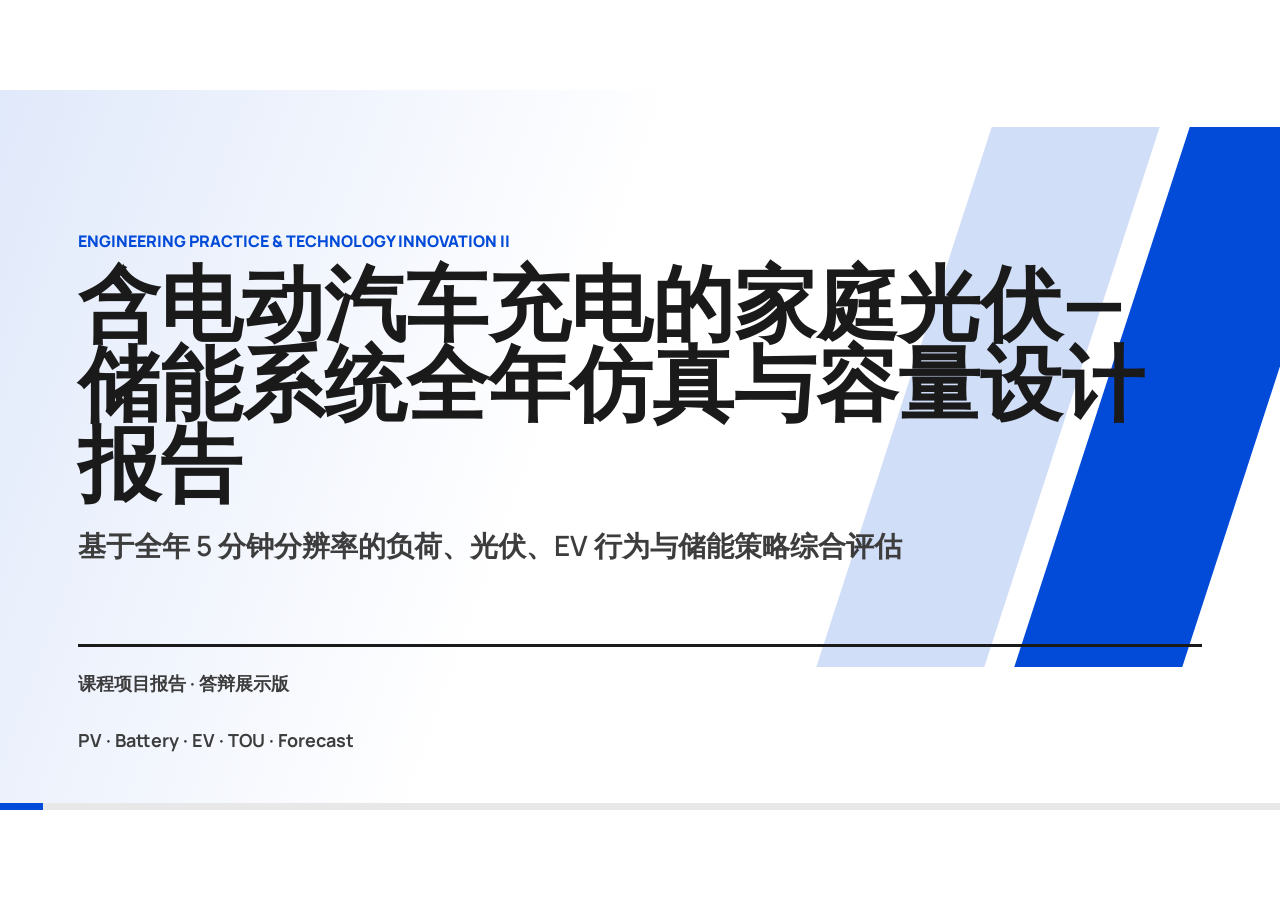
<file: Presentation/家庭光伏储能EV系统_正式报告文稿版.html>
<!DOCTYPE html>

<html lang="zh-CN">
<head>
<meta charset="utf-8"/>
<meta content="width=device-width, initial-scale=1" name="viewport"/>
<title>家庭光伏-储能-EV 系统课程项目报告</title>
<link href="assets/hp-deck.css" rel="stylesheet"/>
</head>
<body>
<main class="deck" id="deck">
<section class="slide title-slide" data-section="Final presentation" data-title="标题页">
<div class="title-block">
<p class="kicker">Engineering Practice &amp; Technology Innovation II</p>
<h1>含电动汽车充电的家庭光伏—储能系统全年仿真与容量设计报告</h1>
<p class="subtitle">基于全年 5 分钟分辨率的负荷、光伏、EV 行为与储能策略综合评估</p>
</div>
<div class="title-meta">
<span>课程项目报告 · 答辩展示版</span>
<span>PV · Battery · EV · TOU · Forecast</span>
</div>
<aside class="notes"><p>本报告研究对象为含电动汽车充电负荷的家庭光伏—储能系统。研究目标不是单独计算某一设备容量，而是在统一参数口径下，评估光伏出力、家庭基础负荷、电动汽车充电行为与储能运行策略之间的耦合关系。</p><p>报告采用全年 5 分钟时间分辨率进行仿真，重点回答三个工程问题：EV 接入后是否会放大峰值负荷；储能容量和功率是否越大越好；在不同运行目标下应如何选择容量、功率和控制策略。</p></aside>
</section>
<section class="slide" data-section="Problem framing" data-title="系统问题">
<div class="header">
<div>
<p class="kicker">01 / 项目问题</p>
<h2>问题不是“电够不够”，而是“时间是否匹配”</h2>
</div>
<div class="small">家庭光伏-储能-EV 能量流</div>
</div>
<div class="content split-40-60">
<div class="bullets">
<div class="bullet">光伏白天集中发电，家庭负荷和 EV 充电常在早晚出现。</div>
<div class="bullet">储能的意义是把电量从富余时段转移到缺口时段。</div>
<div class="bullet">EV 是否造成峰值压力，取决于充电策略，而不只是年用电量。</div>
</div>
<div class="system-diagram">
<div class="node">光伏<br/><span class="small">PV</span></div>
<div class="node primary">家庭能量管理</div>
<div class="node">电网<br/><span class="small">Grid</span></div>
<div class="node">家庭负荷</div>
<div class="node dark">储能<br/>Battery</div>
<div class="node">上网售电</div>
<div class="node">EV 充电</div>
<div class="node">分时电价</div>
<div class="node">策略优化</div>
</div>
</div>
<aside class="notes"><p>家庭光伏系统的核心矛盾并不是年度总电量是否充足，而是发电与用电在时间上的不匹配。光伏主要集中在白天出力，而家庭晚间用电和 EV 充电往往发生在光伏出力下降之后。</p><p>因此，本报告将系统问题定义为“时间匹配问题”：如何通过 EV 充电时段调整、储能充放电控制和分时电价响应，把白天富余光伏电量尽可能转移到晚间负荷缺口时段，同时避免引入过高投资和电池循环损耗。</p></aside>
</section>
<section class="slide" data-section="Work map" data-title="工作总览">
<div class="header">
<div>
<p class="kicker">02 / 成果链条</p>
<h2>从参数统一到综合结论，形成完整工程评估链</h2>
</div>
<div class="small">A / B / C / D / E / Task7</div>
</div>
<div class="content">
<div class="flow">
<div class="step"><div class="num">A</div><strong>统一口径</strong><span>参数、电价、指标、报告主线</span></div>
<div class="step"><div class="num">B</div><strong>负荷与光伏</strong><span>全年基础负荷、PV 矩阵、统计图</span></div>
<div class="step"><div class="num">C</div><strong>EV 建模</strong><span>SOC、出行、三种充电策略</span></div>
<div class="step"><div class="num">D</div><strong>储能选型</strong><span>容量/功率扫描、成本、寿命</span></div>
<div class="step"><div class="num">E</div><strong>策略优化</strong><span>峰谷、预测、机器学习尝试</span></div>
<div class="step"><div class="num">7</div><strong>综合结论</strong><span>四个问题、条件化推荐</span></div>
</div>
<div class="band">
<div class="quote">最终结论不写成“绝对最优”，而是按不同目标给出条件化推荐。</div>
</div>
</div>
<aside class="notes"><p>本项目按照工程评估流程组织。首先统一模型参数、电价口径、成本假设和评价指标；随后建立家庭基础负荷、光伏出力和 EV 充电行为模型；在此基础上进行储能容量与功率扫描，并比较不同调度策略。</p><p>这种组织方式使各任务之间形成闭环：B、C 提供系统输入，D 评估硬件配置，E 评估运行策略，任务七将结果转化为综合判断和条件化推荐。最终结论不追求单一绝对最优，而是针对不同目标给出可解释方案。</p></aside>
</section>
<section class="slide" data-section="Model setting" data-title="统一参数">
<div class="header">
<div>
<p class="kicker">03 / 统一参数</p>
<h2>统一参数、电价、成本与输出指标</h2>
</div>
<div class="small">Source: TaskA</div>
</div>
<div class="content grid-4">
<div class="metric"><div class="value">14 kWp</div><div class="label">光伏装机容量</div></div>
<div class="metric"><div class="value">62.5 kWh</div><div class="label">EV 电池容量</div></div>
<div class="metric"><div class="value">5-40 kWh</div><div class="label">储能容量扫描</div></div>
<div class="metric"><div class="value">2-10 kW</div><div class="label">储能功率扫描</div></div>
<div class="tile gray"><h3>电价</h3><p class="subtitle">上海居民阶梯分时电价<br/>峰：6:00-22:00<br/>谷：22:00-次日 6:00</p></div>
<div class="tile gray"><h3>上网电价</h3><p class="subtitle">0.4155 元/kWh<br/>用于计算售电收入</p></div>
<div class="tile gray"><h3>储能约束</h3><p class="subtitle">SOC 40%-90%<br/>充放电效率 90%</p></div>
<div class="tile gray"><h3>成本</h3><p class="subtitle">电池 1500 元/kWh<br/>PCS 800 元/kW</p></div>
</div>
<aside class="notes"><p>为保证不同任务之间的数据可比性，本报告统一采用 14 kWp 光伏装机、62.5 kWh EV 电池、5—40 kWh 储能容量扫描和 2—10 kW 储能功率扫描。所有经济性计算均在同一电价和成本假设下进行。</p><p>储能运行约束设定为 SOC 40%—90%、充放电效率 90%，并限制同一时刻不能同时充电和放电。经济性指标包括年净电费、自发自用率、购电峰值、等效循环次数和投资规模。</p></aside>
</section>
<section class="slide" data-section="Base load" data-title="基础负荷">
<div class="header">
<div>
<p class="kicker">04 / 任务二</p>
<h2>全年家庭基础负荷：日内波动与季节差异</h2>
</div>
<div class="small">Year load: 7139 kWh · Peak: 3.50 kW</div>
</div>
<div class="content grid-2">
<div class="chart"><img alt="基础负荷曲线" src="../TaskB/Fig1_基础负荷曲线.png"/><div class="caption">TaskB / Fig1 基础负荷曲线</div></div>
<div class="chart"><img alt="月平均负荷图" src="../TaskB/月平均负荷图.png"/><div class="caption">TaskB / 月平均负荷图</div></div>
</div>
<aside class="notes"><p>家庭基础负荷是系统仿真的底层输入。全年基础负荷约为 7139 kWh，最大功率约为 3.50 kW，表现出明显的日内波动和季节差异。</p><p>从工程意义上看，基础负荷决定了无 EV 和无储能情况下的用电基线。后续 EV 充电负荷、光伏出力和储能动作都叠加在这一基线上，因此基础负荷的峰值和时段分布会直接影响储能削峰和光伏消纳效果。</p></aside>
</section>
<section class="slide" data-section="PV model" data-title="光伏出力">
<div class="header">
<div>
<p class="kicker">05 / 任务三</p>
<h2>全年光伏出力：日内钟形、季节差异与天气扰动</h2>
</div>
<div class="small">PV matrix: 365 × 288</div>
</div>
<div class="content img-row">
<div class="chart"><img alt="冬夏光伏出力对比" src="../TaskB/Fig3_冬夏光伏出力对比.png"/><div class="caption">冬夏典型日光伏出力</div></div>
<div class="chart"><img alt="月度光伏发电量" src="../TaskB/月度光伏发电量图.png"/><div class="caption">月度光伏发电量</div></div>
<div class="chart"><img alt="光伏矩阵三维图" src="../TaskB/光伏矩阵三维图.png"/><div class="caption">全年光伏矩阵三维图</div></div>
</div>
<aside class="notes"><p>光伏模型采用 365×288 的全年出力矩阵，对应一年中每一天的 5 分钟出力序列。结果显示光伏出力具有典型的日内钟形曲线，同时受到季节和天气扰动影响。</p><p>当前模型下年光伏发电量约为 24762 kWh，单位装机发电量约为 1769 kWh/kWp·年。该数值偏向高光伏出力情景，因此报告在结论部分将其作为乐观情景处理，并提出修正光伏情景以增强稳健性。</p></aside>
</section>
<section class="slide" data-section="Mismatch" data-title="时间错配">
<div class="header">
<div>
<p class="kicker">06 / 关键矛盾</p>
<h2>光伏与家庭负荷的时间错配，是储能和 EV 策略的出发点</h2>
</div>
<div class="small">PV surplus vs evening demand</div>
</div>
<div class="content split-35-65">
<div class="bullets">
<div class="bullet">白天光伏集中出力，家庭负荷未必同步增加。</div>
<div class="bullet">早晚负荷上升时，光伏出力下降或为零。</div>
<div class="bullet">储能与 EV 调度的意义是缓解这种时间错配。</div>
</div>
<div class="chart"><img alt="多能平衡净负荷图" src="../TaskB/Fig4_多能平衡净负荷图.png"/><div class="caption">TaskB / 多能平衡净负荷图</div></div>
</div>
<aside class="notes"><p>从净负荷曲线可以看出，光伏出力高峰与家庭主要用电时段并不完全重合。白天可能出现光伏富余并上网售电，而晚间负荷上升时又需要从电网购电。</p><p>这一时间错配解释了为什么储能和 EV 策略具有研究价值。储能可以转移电量，EV 充电策略可以移动负荷时段，两者共同决定系统是否能够降低购电峰值、提高光伏利用水平并改善经济性。</p></aside>
</section>
<section class="slide" data-section="EV behavior" data-title="EV 行为模型">
<div class="header">
<div>
<p class="kicker">07 / 任务四</p>
<h2>EV 被建模为有行为逻辑的可变负荷，而不是固定负荷</h2>
</div>
<div class="small">SOC · commute · weekend · long trip</div>
</div>
<div class="content">
<div class="img-row">
<div class="chart"><img alt="EV S1 SOC" src="../TaskC/fig_EV_S1/EV_S1_SOC_year.png"/><div class="caption">EV-S1 到家即充 SOC</div></div>
<div class="chart"><img alt="EV S2 SOC" src="../TaskC/fig_EV_S2/EV_S2_SOC_year.png"/><div class="caption">EV-S2 谷时延迟 SOC</div></div>
<div class="chart"><img alt="EV S3 SOC" src="../TaskC/fig_EV_S3/EV_S3_SOC_year.png"/><div class="caption">EV-S3 光伏富余优先 SOC</div></div>
</div>
<div class="grid-4">
<div class="metric"><div class="value">35 km</div><div class="label">工作日通勤</div></div>
<div class="metric"><div class="value">7 kW</div><div class="label">家用充电功率</div></div>
<div class="metric"><div class="value">40%</div><div class="label">触发充电 SOC</div></div>
<div class="metric"><div class="value">90%</div><div class="label">日常目标 SOC</div></div>
</div>
</div>
<aside class="notes"><p>EV 在本报告中不是固定功率负荷，而是具有行为逻辑的可变负荷。模型考虑工作日通勤、周末出行、长途需求、充电阈值和目标 SOC，从而更接近真实家庭使用情景。</p><p>三种 SOC 曲线表明，充电策略会改变 EV 电池状态和充电时段。由于 EV 充电功率可达到 7 kW，其接入后对家庭峰值负荷的影响显著，因此必须将 EV 行为与储能选型放在同一框架中分析。</p></aside>
</section>
<section class="slide" data-section="EV strategies" data-title="EV 策略">
<div class="header">
<div>
<p class="kicker">08 / EV 充电策略</p>
<h2>三种 EV 策略改变的是负荷时段，而不是单纯年电量</h2>
</div>
<div class="small">S1 / S2 / S3</div>
</div>
<div class="content grid-2">
<div class="chart"><img alt="EV峰值对比" src="../TaskC/fig_EV_compare/EV_strategy_peak_compare.png"/><div class="caption">EV 策略峰值对比</div></div>
<div class="chart"><img alt="EV典型日总负荷" src="../TaskC/fig_EV_compare/EV_strategy_typical_day_total_compare.png"/><div class="caption">EV 典型日总负荷对比</div></div>
</div>
<aside class="notes"><p>报告比较三种 EV 充电策略：S1 为到家即充，S2 为谷时延迟充电，S3 为光伏富余优先充电。三种策略的年度充电电量接近，但负荷出现的时段明显不同。</p><p>结果说明，EV 对系统的关键影响不是增加了多少年电量，而是是否在晚高峰叠加充电负荷。充电时段的转移可以在不明显牺牲用车需求的情况下，显著改变家庭总负荷曲线。</p></aside>
</section>
<section class="slide" data-section="EV results" data-title="EV 结果">
<div class="header">
<div>
<p class="kicker">09 / EV 结果表</p>
<h2>谷时延迟最能削弱晚高峰，光伏优先更强调协同消纳</h2>
</div>
<div class="small">Source: TaskC / EV_strategy_compare.csv</div>
</div>
<div class="content">
<table>
<thead><tr><th>EV 策略</th><th class="num">EV 年电量</th><th class="num">年总负荷</th><th class="num">全年峰值</th><th class="num">晚高峰</th><th>解释</th></tr></thead>
<tbody>
<tr><td>EV-S1 到家即充</td><td class="num">2411.79 kWh</td><td class="num">9551.15 kWh</td><td class="num">10.50 kW</td><td class="num">10.50 kW</td><td>峰值最高</td></tr>
<tr><td>EV-S2 谷时延迟</td><td class="num">2380.00 kWh</td><td class="num">9519.36 kWh</td><td class="num">8.81 kW</td><td class="num">3.50 kW</td><td>削晚高峰最明显</td></tr>
<tr><td>EV-S3 光伏富余优先</td><td class="num">2368.73 kWh</td><td class="num">9508.09 kWh</td><td class="num">8.81 kW</td><td class="num">7.88 kW</td><td>强调白天光伏协同</td></tr>
</tbody>
</table>
<div class="band"><h3>结论</h3><p class="subtitle">EV 是否造成峰值压力，关键不在于有没有 EV，而在于何时充电。</p></div>
</div>
<aside class="notes"><p>结果表明，S1 到家即充会使全年峰值和晚高峰负荷达到 10.50 kW；S2 谷时延迟将晚高峰降至 3.50 kW，削弱峰值压力最明显；S3 光伏优先则更强调白天光伏消纳。</p><p>因此，本报告将 S2 作为后续主场景。这样做的原因是：S2 在保障 EV 日常使用的同时，避免了 EV 与家庭晚高峰负荷叠加，更适合作为储能容量和策略评估的基准场景。</p></aside>
</section>
<section class="slide" data-section="Storage scan" data-title="储能扫描方法">
<div class="header">
<div>
<p class="kicker">10 / 任务五</p>
<h2>储能选型采用容量与功率双维度扫描</h2>
</div>
<div class="small">Capacity × Power × Cost × Life</div>
</div>
<div class="content grid-3">
<div class="tile gray"><h3>扫描变量</h3><p class="subtitle">容量：5, 10, 15, 20, 30, 40 kWh<br/>功率：2, 3, 5, 7, 10 kW</p></div>
<div class="tile gray"><h3>运行约束</h3><p class="subtitle">SOC 40%-90%<br/>效率 90%<br/>不能同时充放电</p></div>
<div class="tile gray"><h3>评价指标</h3><p class="subtitle">年净电费<br/>自发自用率<br/>购电峰值<br/>等效循环<br/>投资回收期</p></div>
<div class="metric"><div class="value">1500</div><div class="label">元/kWh 电池成本</div></div>
<div class="metric"><div class="value">800</div><div class="label">元/kW PCS 成本</div></div>
<div class="metric"><div class="value">1%</div><div class="label">年运维成本比例</div></div>
</div>
<aside class="notes"><p>储能选型采用容量和功率双维度扫描，而不是只固定某一电池容量进行单点比较。容量决定可转移的电量规模，功率决定单位时间内的充放电能力，两者共同影响削峰、自发自用和经济性。</p><p>评价指标包括年净电费、自发自用率、购电峰值、等效循环次数和投资规模。这样的指标组合能够同时反映经济收益、运行效果和电池寿命风险，避免只凭单一电费指标做结论。</p></aside>
</section>
<section class="slide" data-section="Capacity effect" data-title="容量影响">
<div class="header">
<div>
<p class="kicker">11 / 容量影响</p>
<h2>容量增加提高自发自用率，但不一定提高经济性</h2>
</div>
<div class="small">EV-S2 scenario</div>
</div>
<div class="content grid-2">
<div class="chart"><img alt="储能年电费曲线" src="../TaskD/fig_cost_curves_S2.png"/><div class="caption">TaskD / S2 年净电费曲线</div></div>
<div class="chart"><img alt="储能自发自用率" src="../TaskD/fig_selfuse_bar_S2.png"/><div class="caption">TaskD / S2 自发自用率图</div></div>
</div>
<aside class="notes"><p>容量增加通常会提高自发自用率，因为更多白天富余光伏可以被储能吸收并在晚间释放。但自发自用率提高并不等于经济性提高。</p><p>在当前假设中，上网电价相对不低，直接售电本身可以形成收入。储能运行会带来充放电损耗，同时还需要额外投资。因此，大容量储能虽然提高光伏本地消纳比例，却可能降低综合经济表现。</p></aside>
</section>
<section class="slide" data-section="Capacity results" data-title="容量结果表">
<div class="header">
<div>
<p class="kicker">12 / 容量结果</p>
<h2>5 kWh / 2 kW 是当前口径下投资风险最低的候选配置</h2>
</div>
<div class="small">Source: TaskD / storage_scan_S2.csv</div>
</div>
<div class="content">
<table>
<thead><tr><th>配置</th><th class="num">年净电费</th><th class="num">自发自用率</th><th class="num">投资</th><th>解释</th></tr></thead>
<tbody>
<tr><td>5 kWh / 2 kW</td><td class="num">-4149 元</td><td class="num">18.18%</td><td class="num">9100 元</td><td>投资最低，边际损失最小</td></tr>
<tr><td>10 kWh / 2 kW</td><td class="num">-2982 元</td><td class="num">22.27%</td><td class="num">16600 元</td><td>自发自用率提高但收益下降</td></tr>
<tr><td>20 kWh / 2 kW</td><td class="num">-1153 元</td><td class="num">29.88%</td><td class="num">31600 元</td><td>投资进一步增加</td></tr>
<tr><td>40 kWh / 2 kW</td><td class="num">-165 元</td><td class="num">34.34%</td><td class="num">61600 元</td><td>容量最大但经济性最差</td></tr>
</tbody>
</table>
<div class="band"><p class="subtitle">年净电费为负表示售电收入大于购电支出；数值越负，净收益越高。</p></div>
</div>
<aside class="notes"><p>在 EV-S2 场景下，5 kWh / 2 kW 配置的投资规模最低，年净电费表现最好，属于当前参数下边际损失最小、投资风险最低的候选方案。</p><p>需要强调的是，这一结论并不表示 5 kWh / 2 kW 是所有条件下的绝对最优。它只是在当前光伏出力、电价、上网电价和储能成本假设下，更符合低投资和低风险目标。</p></aside>
</section>
<section class="slide" data-section="Power effect" data-title="功率影响">
<div class="header">
<div>
<p class="kicker">13 / 功率影响</p>
<h2>储能功率同样不是越大越好</h2>
</div>
<div class="small">Peak and cycle trade-off</div>
</div>
<div class="content grid-2">
<div class="chart"><img alt="储能峰值曲线" src="../TaskD/fig_peak_curves_S2.png"/><div class="caption">TaskD / S2 购电峰值曲线</div></div>
<div class="chart"><img alt="储能循环曲线" src="../TaskD/fig_cycle_curves_S2.png"/><div class="caption">TaskD / S2 循环次数曲线</div></div>
</div>
<aside class="notes"><p>储能功率同样不是越大越好。功率过小会限制储能参与削峰和光伏消纳的能力，但功率过大可能增加 PCS 投资，并在某些策略下造成更高瞬时购电需求。</p><p>以固定容量情景为例，功率提升并不必然带来更低峰值或更好经济性。工程选型中应使功率与容量、负荷波动和调度策略相匹配，而不是简单追求高功率配置。</p></aside>
</section>
<section class="slide" data-section="Candidate" data-title="候选方案">
<div class="header">
<div>
<p class="kicker">14 / 候选方案</p>
<h2>三种 EV 场景下，候选方案均收敛到 5 kWh / 2 kW</h2>
</div>
<div class="small">Source: TaskD / candidates</div>
</div>
<div class="content">
<table>
<thead><tr><th>EV 场景</th><th>候选配置</th><th class="num">年净电费</th><th class="num">自发自用率</th><th class="num">峰值</th><th class="num">循环</th><th class="num">投资</th></tr></thead>
<tbody>
<tr><td>S1 到家即充</td><td>5 kWh / 2 kW</td><td class="num">-3519 元</td><td class="num">18.18%</td><td class="num">11.85 kW</td><td class="num">221.81</td><td class="num">9100</td></tr>
<tr><td>S2 谷时延迟</td><td>5 kWh / 2 kW</td><td class="num">-4149 元</td><td class="num">18.18%</td><td class="num">8.81 kW</td><td class="num">221.81</td><td class="num">9100</td></tr>
<tr><td>S3 光伏优先</td><td>5 kWh / 2 kW</td><td class="num">-4142 元</td><td class="num">18.29%</td><td class="num">8.81 kW</td><td class="num">222.69</td><td class="num">9100</td></tr>
</tbody>
</table>
<div class="band"><p class="subtitle">该结果表示“当前参数下低投资方案边际损失最小”，不是绝对最优容量。</p></div>
</div>
<aside class="notes"><p>三种 EV 场景下，储能候选配置均收敛到 5 kWh / 2 kW。这说明在当前口径下，小容量、低功率储能具有更好的投资稳健性。</p><p>但该结果应被解释为“当前条件下的低风险候选方案”，而不是技术意义上的唯一最优。若未来电池成本下降、峰谷价差扩大或上网电价降低，更大容量储能的经济性可能改善。</p></aside>
</section>
<section class="slide" data-section="Dispatch strategy" data-title="策略优化">
<div class="header">
<div>
<p class="kicker">15 / 任务六</p>
<h2>固定 5 kWh / 2 kW 后，比较四种储能运行策略</h2>
</div>
<div class="small">PV first · TOU · Rule forecast · ML forecast</div>
</div>
<div class="content grid-4">
<div class="tile"><h3>PV_FIRST</h3><p class="subtitle">光伏富余时充电，负荷缺口时放电。</p></div>
<div class="tile"><h3>TOU_PRICE</h3><p class="subtitle">峰时放电，谷时低 SOC 少量补电。</p></div>
<div class="tile"><h3>DAYAHEAD</h3><p class="subtitle">规则判断次日缺口，决定夜间补电。</p></div>
<div class="tile"><h3>ML_FORECAST</h3><p class="subtitle">线性回归预测次日净负荷缺口。</p></div>
</div>
<aside class="notes"><p>在确定 5 kWh / 2 kW 作为基准配置后，报告进一步比较四种储能运行策略：光伏优先、峰谷电价、规则型日前预测和机器学习预测。</p><p>这一部分的研究重点从“选多大储能”转向“如何运行储能”。同一套硬件在不同策略下可能表现出不同的电费、循环次数和峰值特征，因此控制策略是家庭能源系统优化的重要组成部分。</p></aside>
</section>
<section class="slide" data-section="Dispatch results" data-title="策略结果图">
<div class="header">
<div>
<p class="kicker">16 / 策略图表</p>
<h2>最低电费与寿命友好之间存在取舍</h2>
</div>
<div class="small">EV-S2 main scenario</div>
</div>
<div class="content img-row four">
<div class="chart"><img alt="策略电费对比" src="../TaskE/fig_strategy_cost_compare.png"/><div class="caption">年净电费</div></div>
<div class="chart"><img alt="策略自发自用率" src="../TaskE/fig_strategy_selfuse_compare.png"/><div class="caption">自发自用率</div></div>
<div class="chart"><img alt="策略峰值" src="../TaskE/fig_strategy_peak_compare.png"/><div class="caption">购电峰值</div></div>
<div class="chart"><img alt="策略循环" src="../TaskE/fig_strategy_cycle_compare.png"/><div class="caption">等效循环次数</div></div>
</div>
<aside class="notes"><p>策略比较表明，最低年净电费与寿命友好之间存在取舍。峰谷电价策略可以获得略低的年净电费，但会增加等效循环次数，并抬高购电峰值。</p><p>光伏优先和预测型策略的收益略低，但循环次数更低、峰值更稳定，更适合重视电池寿命和运行可靠性的家庭场景。因此，策略选择应服务于具体运行目标。</p></aside>
</section>
<section class="slide" data-section="Strategy table" data-title="策略结果表">
<div class="header">
<div>
<p class="kicker">17 / 结果表</p>
<h2>峰谷策略收益略高，但循环与峰值代价明显</h2>
</div>
<div class="small">Source: TaskE / strategy_compare.csv</div>
</div>
<div class="content">
<table>
<thead><tr><th>策略</th><th class="num">年净电费</th><th class="num">自发自用率</th><th class="num">购电峰值</th><th class="num">等效循环</th></tr></thead>
<tbody>
<tr><td>光伏优先消纳</td><td class="num">-6135.13 元</td><td class="num">18.18%</td><td class="num">8.81 kW</td><td class="num">221.81</td></tr>
<tr><td>峰谷电价策略</td><td class="num">-6162.33 元</td><td class="num">17.81%</td><td class="num">10.61 kW</td><td class="num">256.16</td></tr>
<tr><td>规则型预测</td><td class="num">-6135.34 元</td><td class="num">18.17%</td><td class="num">8.81 kW</td><td class="num">221.71</td></tr>
<tr><td>机器学习预测</td><td class="num">-6135.34 元</td><td class="num">18.17%</td><td class="num">8.81 kW</td><td class="num">221.71</td></tr>
</tbody>
</table>
<div class="grid-3">
<div class="metric"><div class="value">+27 元</div><div class="label">峰谷策略相对光伏优先的年收益提升</div></div>
<div class="metric"><div class="value">+34 次</div><div class="label">峰谷策略增加的年等效循环</div></div>
<div class="metric"><div class="value">+1.81 kW</div><div class="label">峰谷策略增加的购电峰值</div></div>
</div>
</div>
<aside class="notes"><p>从定量结果看，峰谷电价策略相对光伏优先策略年收益提升约 27 元，但等效循环增加约 34 次，购电峰值增加约 1.81 kW。</p><p>这一结果说明，在当前参数下峰谷套利空间有限。若仅追求最低电费，峰谷策略可作为选择；若考虑电池寿命和系统稳定性，光伏优先或预测型策略更平衡。</p></aside>
</section>
<section class="slide" data-section="Forecast" data-title="典型日与 ML">
<div class="header">
<div>
<p class="kicker">18 / 预测与运行</p>
<h2>预测型策略提供可扩展框架，但当前场景边际收益有限</h2>
</div>
<div class="small">Rule forecast + ML forecast</div>
</div>
<div class="content grid-2">
<div class="chart"><img alt="典型日策略运行" src="../TaskE/fig_strategy_typical_day.png"/><div class="caption">典型日 SOC 与储能功率</div></div>
<div class="chart"><img alt="ML预测缺口" src="../TaskE/fig_ml_forecast_compare.png"/><div class="caption">ML 预测缺口与真实缺口</div></div>
</div>
<aside class="notes"><p>典型日运行图展示了储能 SOC 和功率随光伏、负荷变化的响应过程。预测型策略的作用是提前识别次日可能出现的净负荷缺口，并决定夜间是否需要补电。</p><p>当前场景下，机器学习预测与规则型预测结果非常接近，边际收益有限。这并不意味着 ML 方法无价值，而是说明在固定分时电价和高光伏出力条件下，复杂模型的优势尚未充分体现；若引入天气预测、动态电价和真实出行数据，预测型策略会更有扩展意义。</p></aside>
</section>
<section class="slide" data-section="Task 7" data-title="综合回答">
<div class="header">
<div>
<p class="kicker">19 / 任务七</p>
<h2>综合回答项目要求中的四个核心问题</h2>
</div>
<div class="small">Source: Task7</div>
</div>
<div class="content grid-2">
<div class="tile"><h3>EV 加入有什么影响？</h3><p class="subtitle">峰值影响取决于充电时段。到家即充晚高峰 10.50 kW，谷时延迟降至 3.50 kW。</p></div>
<div class="tile"><h3>储能容量越大越好吗？</h3><p class="subtitle">不是。容量提高自发自用率，但投资成本和售电损失使经济性下降。</p></div>
<div class="tile"><h3>储能功率越大越好吗？</h3><p class="subtitle">不是。功率过大可能增加投资，并抬高瞬时购电峰值。</p></div>
<div class="tile"><h3>经济性受什么影响最大？</h3><p class="subtitle">光伏年发电量、上网电价、电池成本、峰谷价差和 EV 充电策略。</p></div>
</div>
<aside class="notes"><p>综合前述结果，EV 接入后的影响主要取决于充电时段；储能容量和功率都不是越大越好；系统经济性高度依赖光伏发电量、电价结构、上网电价、电池成本和 EV 充电策略。</p><p>因此，本项目的核心结论是：家庭光伏—储能—EV 系统优化必须同时考虑设备容量、运行策略和用户目标，不能用单一指标直接给出绝对最优答案。</p></aside>
</section>
<section class="slide" data-section="Recommendation" data-title="条件化推荐">
<div class="header">
<div>
<p class="kicker">20 / 推荐方案</p>
<h2>不存在单一绝对最优，应按目标条件化推荐</h2>
</div>
<div class="small">Conditional recommendation</div>
</div>
<div class="content">
<table>
<thead><tr><th>目标</th><th>推荐方案</th><th>说明</th></tr></thead>
<tbody>
<tr><td>最低投资</td><td>不加储能或 5 kWh / 2 kW</td><td>当前储能经济性不足，小容量风险最低</td></tr>
<tr><td>最低年净电费</td><td>EV-S2 + 峰谷电价策略</td><td>电费最低，但循环次数增加</td></tr>
<tr><td>寿命友好</td><td>EV-S2 + 光伏优先/预测型策略</td><td>循环次数较低，购电峰值更稳定</td></tr>
<tr><td>光伏协同</td><td>EV-S3 + 小容量储能</td><td>强调白天光伏消纳</td></tr>
<tr><td>创新展示</td><td>EV-S2 + ML 预测策略</td><td>展示可扩展智能调度框架</td></tr>
<tr><td>鲁棒结论</td><td>加入修正光伏情景</td><td>避免只依赖高光伏出力假设</td></tr>
</tbody>
</table>
</div>
<aside class="notes"><p>最终推荐采用条件化表达。若目标是最低投资，可不加储能或选择 5 kWh / 2 kW；若目标是最低年净电费，可采用 EV-S2 配合峰谷电价策略；若目标是寿命友好，则应优先考虑光伏优先或预测型策略。</p><p>对于强调光伏协同的场景，EV-S3 与小容量储能更合适；对于强调创新展示的场景，ML 预测策略能够体现智能调度框架。不同目标对应不同方案，这是本报告相对单点优化更重要的结论。</p></aside>
</section>
<section class="slide" data-section="Risk" data-title="稳健性">
<div class="header">
<div>
<p class="kicker">21 / 风险与稳健性</p>
<h2>当前光伏数据属于高光伏出力情景，需要主动说明</h2>
</div>
<div class="small">PV data caveat</div>
</div>
<div class="content grid-2">
<div class="grid-2">
<div class="metric"><div class="value">24762</div><div class="label">当前光伏年发电量 kWh</div></div>
<div class="metric"><div class="value">1769</div><div class="label">折算 kWh/kWp·年</div></div>
<div class="metric"><div class="value">16800</div><div class="label">修正情景建议 kWh/年</div></div>
<div class="metric"><div class="value">1200</div><div class="label">修正情景 kWh/kWp·年</div></div>
</div>
<div class="band">
<h3>报告表述建议</h3>
<p class="subtitle">当前结果作为高光伏出力情景。为了增强稳健性，建议补充或说明修正光伏情景，避免结论过度依赖偏乐观光伏数据。</p>
</div>
</div>
<aside class="notes"><p>报告需要主动说明光伏数据的稳健性问题。当前光伏年发电量为 24762 kWh，对应 1769 kWh/kWp·年，属于偏高的光伏出力情景。</p><p>为避免结论过度依赖乐观假设，建议在正式报告中补充修正情景，例如按 16800 kWh/年、约 1200 kWh/kWp·年重新估算关键指标。这样可以检验储能经济性和推荐方案是否在不同光伏水平下仍然成立。</p></aside>
</section>
<section class="slide" data-section="Conclusion" data-title="最终总结">
<div class="header">
<div>
<p class="kicker">22 / 总结</p>
<h2>从“完成仿真”到“工程评估”的完整闭环</h2>
</div>
<div class="small">Final message</div>
</div>
<div class="content">
<div class="grid-3">
<div class="tile gray"><h3>核心矛盾</h3><p class="subtitle">光伏、家庭负荷和 EV 充电存在明显时间错配。</p></div>
<div class="tile gray"><h3>核心方法</h3><p class="subtitle">全年 5 分钟仿真 + EV 行为建模 + 储能容量/功率/策略联合评估。</p></div>
<div class="tile gray"><h3>核心结论</h3><p class="subtitle">不存在单一绝对最优，应按运行目标条件化推荐。</p></div>
</div>
<div class="quote">家庭光伏-储能-EV 系统的优化，不是简单加大储能，而是协调负荷时段、光伏消纳、电价机制与电池寿命。</div>
</div>
<aside class="notes"><p>本报告完成了从数据建模、行为仿真、储能扫描到策略评估的完整闭环。研究表明，家庭光伏—储能—EV 系统的主要矛盾是发电、负荷和充电行为之间的时间错配。</p><p>工程上，优化重点不应是简单增加储能容量，而应是协调 EV 充电时段、光伏消纳、储能充放电策略、电价机制和电池寿命。最终方案应根据用户目标进行条件化选择。</p></aside>
</section>
<section class="slide" data-section="Appendix" data-title="附录 B">
<div class="header"><div><p class="kicker">Appendix A</p><h2>B：基础负荷与光伏图表补充</h2></div><div class="small">TaskB</div></div>
<div class="content img-row four">
<div class="chart"><img alt="含EV总负荷" src="../TaskB/Fig2_含EV总负荷曲线.png"/><div class="caption">含 EV 总负荷曲线</div></div>
<div class="chart"><img alt="基础负荷" src="../TaskB/Fig1_基础负荷曲线.png"/><div class="caption">基础负荷</div></div>
<div class="chart"><img alt="光伏对比" src="../TaskB/Fig3_冬夏光伏出力对比.png"/><div class="caption">冬夏光伏对比</div></div>
<div class="chart"><img alt="净负荷" src="../TaskB/Fig4_多能平衡净负荷图.png"/><div class="caption">多能平衡净负荷</div></div>
</div>
<aside class="notes"><p>本附录集中展示基础负荷、含 EV 总负荷、典型光伏出力和多能平衡净负荷等图表，用于支撑正文中关于时间错配和系统输入特征的分析。</p><p>答辩中如需要解释基础数据来源、光伏出力形态或净负荷变化，可回到本页进行补充说明。</p></aside>
</section>
<section class="slide" data-section="Appendix" data-title="附录 C">
<div class="header"><div><p class="kicker">Appendix B</p><h2>C：EV 三策略充电功率与典型日</h2></div><div class="small">TaskC</div></div>
<div class="content img-row">
<div class="chart"><img alt="S1充电功率" src="../TaskC/fig_EV_S1/EV_S1_charge_power_year.png"/><div class="caption">EV-S1 充电功率</div></div>
<div class="chart"><img alt="S2充电功率" src="../TaskC/fig_EV_S2/EV_S2_charge_power_year.png"/><div class="caption">EV-S2 充电功率</div></div>
<div class="chart"><img alt="S3充电功率" src="../TaskC/fig_EV_S3/EV_S3_charge_power_year.png"/><div class="caption">EV-S3 充电功率</div></div>
</div>
<aside class="notes"><p>本附录展示三种 EV 策略对应的全年充电功率分布。不同策略的主要差异不是年度充电电量，而是充电负荷在一天中的分布位置。</p><p>该页可用于回答 EV 是否一定会抬高晚高峰的问题。结果表明，合理延迟充电或光伏协同充电能够显著改变峰值压力。</p></aside>
</section>
<section class="slide" data-section="Appendix" data-title="附录 C2">
<div class="header"><div><p class="kicker">Appendix C</p><h2>C：EV 策略 SOC 与月度结果</h2></div><div class="small">TaskC compare</div></div>
<div class="content img-row">
<div class="chart"><img alt="SOC对比" src="../TaskC/fig_EV_compare/EV_strategy_SOC_compare.png"/><div class="caption">SOC 对比</div></div>
<div class="chart"><img alt="SOC箱线图" src="../TaskC/fig_EV_compare/EV_strategy_SOC_boxplot.png"/><div class="caption">SOC 箱线图</div></div>
<div class="chart"><img alt="月度能量" src="../TaskC/fig_EV_compare/EV_strategy_monthly_energy_compare.png"/><div class="caption">月度充电量</div></div>
</div>
<aside class="notes"><p>本附录补充 EV 策略下 SOC 分布和月度充电量结果。SOC 对比可用于判断策略是否满足车辆使用需求，月度结果可用于观察季节性变化。</p><p>这些图表说明，EV 充电策略不仅影响电网侧负荷，也影响车辆电池状态，因此在设计策略时需要同时考虑用户出行可靠性。</p></aside>
</section>
<section class="slide" data-section="Appendix" data-title="附录 D">
<div class="header"><div><p class="kicker">Appendix D</p><h2>D：S1/S2/S3 储能成本曲线</h2></div><div class="small">TaskD cost</div></div>
<div class="content img-row">
<div class="chart"><img alt="S1成本" src="../TaskD/fig_cost_curves_S1.png"/><div class="caption">S1 成本曲线</div></div>
<div class="chart"><img alt="S2成本" src="../TaskD/fig_cost_curves_S2.png"/><div class="caption">S2 成本曲线</div></div>
<div class="chart"><img alt="S3成本" src="../TaskD/fig_cost_curves_S3.png"/><div class="caption">S3 成本曲线</div></div>
</div>
<aside class="notes"><p>本附录给出 S1、S2、S3 三种 EV 场景下的储能成本曲线。通过多场景对比，可以验证候选配置并非只在单一 EV 策略下成立。</p><p>该页适合用于说明报告结论的稳健性：即使 EV 充电行为不同，当前参数下小容量储能仍具有较低投资风险。</p></aside>
</section>
<section class="slide" data-section="Appendix" data-title="附录 D2">
<div class="header"><div><p class="kicker">Appendix E</p><h2>D：自发自用率、峰值与循环次数</h2></div><div class="small">TaskD metrics</div></div>
<div class="content img-row">
<div class="chart"><img alt="S3自发自用" src="../TaskD/fig_selfuse_bar_S3.png"/><div class="caption">S3 自发自用率</div></div>
<div class="chart"><img alt="S3峰值" src="../TaskD/fig_peak_curves_S3.png"/><div class="caption">S3 购电峰值</div></div>
<div class="chart"><img alt="S3循环" src="../TaskD/fig_cycle_curves_S3.png"/><div class="caption">S3 循环次数</div></div>
</div>
<aside class="notes"><p>本附录补充储能自发自用率、购电峰值和循环次数等指标。相比单独观察年净电费，这些指标能够更完整地反映储能配置的运行效果。</p><p>答辩中如果被问到为什么不选择更大容量或更高功率，可以用本页说明容量、功率、峰值和循环寿命之间存在权衡。</p></aside>
</section>
<section class="slide" data-section="Appendix" data-title="附录 E">
<div class="header"><div><p class="kicker">Appendix F</p><h2>E：策略优化全部图表</h2></div><div class="small">TaskE</div></div>
<div class="content img-row">
<div class="chart"><img alt="典型日" src="../TaskE/fig_strategy_typical_day.png"/><div class="caption">典型日策略运行</div></div>
<div class="chart"><img alt="循环" src="../TaskE/fig_strategy_cycle_compare.png"/><div class="caption">策略循环对比</div></div>
<div class="chart"><img alt="ML" src="../TaskE/fig_ml_forecast_compare.png"/><div class="caption">ML 预测对比</div></div>
</div>
<aside class="notes"><p>本附录展示策略优化部分的典型日运行、循环次数和机器学习预测结果。它用于支撑正文中关于策略取舍和智能调度扩展性的讨论。</p><p>其中 ML 预测结果并未显著优于规则策略，原因在于当前场景下预测缺口有限。但该框架为未来接入天气、电价和出行数据预留了扩展空间。</p></aside>
</section>
<section class="slide" data-section="Appendix" data-title="附录 参数">
<div class="header"><div><p class="kicker">Appendix G</p><h2>关键参数与答辩提示</h2></div><div class="small">A / Task7</div></div>
<div class="content grid-2">
<div class="tile"><h3>为什么净电费为负？</h3><p class="subtitle">年净电费 = 购电费用 - 售电收入。当前光伏发电量较高，售电收入大于购电支出。</p></div>
<div class="tile"><h3>为什么储能不一定经济？</h3><p class="subtitle">上网电价不低，直接卖电已有收益；储能增加投资成本和充放电损耗。</p></div>
<div class="tile"><h3>为什么 ML 没明显更好？</h3><p class="subtitle">固定分时电价 + 高光伏出力下，预测缺电空间小，复杂模型边际收益有限。</p></div>
<div class="tile"><h3>结果是否依赖光伏数据？</h3><p class="subtitle">是。当前为高光伏情景，建议补充修正光伏情景增强稳健性。</p></div>
</div>
<aside class="notes"><p>本附录整理答辩中容易被问到的关键问题，包括净电费为负的原因、储能经济性不足的原因、ML 边际收益有限的原因以及光伏数据依赖性。</p><p>这些问题的共同点是都涉及模型假设。正式答辩时应主动说明假设条件，避免把情景结果误读为普遍结论。</p></aside>
</section>
<div class="progress"><span id="progressBar"></span></div>
</main>
<script>
    const slides = [...document.querySelectorAll('.slide')];
    const deck = document.getElementById('deck');
    const progressBar = document.getElementById('progressBar');
    let index = 0;
    let presenterWin = null;

    slides.forEach((slide, i) => {
      slide.dataset.page = `${i + 1} / ${slides.length}`;
    });

    function notesOf(i) {
      const n = slides[i]?.querySelector('.notes');
      return n ? n.innerHTML : '<p>本页暂无讲稿。</p>';
    }

    function titleOf(i) {
      return slides[i]?.dataset.title || `Slide ${i + 1}`;
    }

    function go(i) {
      index = Math.max(0, Math.min(slides.length - 1, i));
      window.index = index;
      slides.forEach((s, k) => s.classList.toggle('is-active', k === index));
      progressBar.style.width = `${((index + 1) / slides.length) * 100}%`;
      location.hash = `/${index + 1}`;
      updatePresenter();
    }

    function openPresenter() {
      if (presenterWin && !presenterWin.closed) {
        presenterWin.focus();
        updatePresenter();
        return;
      }
      presenterWin = window.open('', 'presenter', 'width=1280,height=760');
      presenterWin.document.write(`
        <!doctype html><html lang="zh-CN"><head><meta charset="utf-8">
        <title>Presenter</title>
        <style>
          body{margin:0;font-family:"Manrope","Microsoft YaHei",Arial,sans-serif;background:#f7f7f7;color:#1a1a1a}
          .wrap{display:grid;grid-template-columns:1fr 1fr;grid-template-rows:1fr 1fr;height:100vh;gap:12px;padding:12px}
          .card{background:#fff;border:1px solid #e0e0e0;display:grid;grid-template-rows:auto 1fr;min-height:0}
          .head{padding:10px 12px;border-bottom:1px solid #e0e0e0;color:#0f62fe;font-size:13px}
          .body{padding:16px;overflow:auto;min-height:0}
          .preview{font-size:34px;font-weight:300;line-height:1.25}
          .script{font-size:22px;line-height:1.55}
          .timer{font-size:48px;font-weight:300;color:#161616}
          button{border:0;background:#0f62fe;color:#fff;padding:10px 14px;margin-right:8px}
        </style></head><body>
        <div class="wrap">
          <div class="card"><div class="head">CURRENT</div><div class="body preview" id="cur"></div></div>
          <div class="card"><div class="head">NEXT</div><div class="body preview" id="next"></div></div>
          <div class="card"><div class="head">SPEAKER SCRIPT</div><div class="body script" id="script"></div></div>
          <div class="card"><div class="head">TIMER</div><div class="body"><div class="timer" id="timer">00:00</div><p id="count"></p><button onclick="opener.go(opener.index-1)">Prev</button><button onclick="opener.go(opener.index+1)">Next</button></div></div>
        </div>
        <script>
          const start = Date.now();
          setInterval(()=>{const s=Math.floor((Date.now()-start)/1000); const m=String(Math.floor(s/60)).padStart(2,'0'); const ss=String(s%60).padStart(2,'0'); document.getElementById('timer').textContent=m+':'+ss},500);
          document.addEventListener('keydown',e=>{if(e.key==='ArrowRight'||e.key===' ') opener.go(opener.index+1); if(e.key==='ArrowLeft') opener.go(opener.index-1);});
        <\/script>
        </body></html>`);
      presenterWin.document.close();
      updatePresenter();
    }

    function updatePresenter() {
      if (!presenterWin || presenterWin.closed) return;
      presenterWin.document.getElementById('cur').textContent = titleOf(index);
      presenterWin.document.getElementById('next').textContent = titleOf(Math.min(index + 1, slides.length - 1));
      presenterWin.document.getElementById('script').innerHTML = notesOf(index);
      presenterWin.document.getElementById('count').textContent = `${index + 1} / ${slides.length}`;
    }

    document.addEventListener('keydown', e => {
      if (e.key === 'ArrowRight' || e.key === 'PageDown' || e.key === ' ') go(index + 1);
      if (e.key === 'ArrowLeft' || e.key === 'PageUp') go(index - 1);
      if (e.key === 'Home') go(0);
      if (e.key === 'End') go(slides.length - 1);
      if (e.key.toLowerCase() === 's') openPresenter();
      if (e.key.toLowerCase() === 'f') deck.requestFullscreen?.();
    });

    const match = location.hash.match(/\/(\d+)/);
    go(match ? Number(match[1]) - 1 : 0);
    window.go = go;
    window.index = index;
    setInterval(() => window.index = index, 100);
  </script>
</body>
</html>
</file>
<file: Presentation/assets/hp-deck.css>
@import url("https://fonts.googleapis.com/css2?family=Manrope:wght@400;500;600;700;800&display=swap");

:root {
  --blue: #024ad8;
  --blue-bright: #296ef9;
  --blue-deep: #0e3191;
  --blue-soft: #c9e0fc;
  --ink: #1a1a1a;
  --ink-deep: #000000;
  --muted: #3d3d3d;
  --subtle: #636363;
  --canvas: #ffffff;
  --surface: #f7f7f7;
  --surface-2: #e8e8e8;
  --surface-3: #c2c2c2;
  --coral: #ff5050;
  --storm: #356373;
  --slide-w: 1600px;
  --slide-h: 900px;
}

* {
  box-sizing: border-box;
}

html,
body {
  width: 100%;
  height: 100%;
  margin: 0;
  background: var(--canvas);
  color: var(--ink);
  font-family: "Manrope", "Microsoft YaHei", "PingFang SC", Arial, sans-serif;
  letter-spacing: 0;
  overflow: hidden;
}

body {
  display: grid;
  place-items: center;
}

.deck {
  width: min(100vw, calc(100vh * 16 / 9));
  height: min(100vh, calc(100vw * 9 / 16));
  background: var(--canvas);
  position: relative;
  overflow: hidden;
}

.slide {
  position: absolute;
  inset: 0;
  display: none;
  padding: 54px 70px 48px;
  background:
    linear-gradient(90deg, rgba(2, 74, 216, 0.04), rgba(255, 255, 255, 0) 34%),
    var(--canvas);
}

.slide.is-active {
  display: grid;
  grid-template-rows: auto 1fr auto;
  gap: 22px;
}

.slide::before {
  content: attr(data-section);
  position: absolute;
  left: 70px;
  top: 20px;
  color: var(--blue);
  font-size: 14px;
  font-weight: 800;
  text-transform: uppercase;
  display: none;
}

.slide::after {
  content: attr(data-page);
  position: absolute;
  right: 70px;
  bottom: 20px;
  color: var(--subtle);
  font-size: 14px;
  font-weight: 700;
}

.slide > .header,
.slide > .content,
.slide > .footer-note,
.title-block,
.title-meta {
  position: relative;
  z-index: 2;
}

.header {
  display: grid;
  grid-template-columns: 1fr auto;
  gap: 28px;
  align-items: end;
  padding-bottom: 14px;
}

.header::after {
  content: "";
  position: absolute;
  left: 0;
  bottom: 0;
  width: 148px;
  height: 7px;
  background: var(--blue);
  clip-path: polygon(0 0, 96% 0, 84% 100%, 0 100%);
}

.kicker {
  color: var(--blue);
  font-size: 16px;
  font-weight: 800;
  margin: 0 0 10px;
  text-transform: uppercase;
}

h1,
h2,
h3,
p {
  margin: 0;
}

h1 {
  font-size: 82px;
  line-height: 0.98;
  font-weight: 800;
  letter-spacing: 0;
  max-width: 1320px;
}

h2 {
  font-size: 54px;
  line-height: 1.02;
  font-weight: 800;
  letter-spacing: 0;
}

h3 {
  font-size: 28px;
  line-height: 1.18;
  font-weight: 800;
}

.subtitle {
  margin-top: 24px;
  color: var(--muted);
  font-size: 28px;
  line-height: 1.34;
  font-weight: 600;
  max-width: 1120px;
}

.content {
  min-height: 0;
  display: grid;
  gap: 22px;
}

.grid-2 {
  display: grid;
  grid-template-columns: 1fr 1fr;
  gap: 22px;
  min-height: 0;
  align-items: start;
}

.grid-3 {
  display: grid;
  grid-template-columns: repeat(3, 1fr);
  gap: 20px;
  min-height: 0;
}

.grid-4 {
  display: grid;
  grid-template-columns: repeat(4, 1fr);
  gap: 18px;
}

.split-40-60 {
  display: grid;
  grid-template-columns: 0.4fr 0.6fr;
  gap: 26px;
  min-height: 0;
}

.split-35-65 {
  display: grid;
  grid-template-columns: 0.34fr 0.66fr;
  gap: 26px;
  min-height: 0;
}

.band,
.tile,
.chart {
  border-radius: 16px;
}

.band {
  background: var(--surface);
  border: 1px solid var(--surface-2);
  padding: 26px;
}

.tile {
  border: 1px solid var(--surface-2);
  background: var(--canvas);
  padding: 24px;
  min-height: 0;
  box-shadow: 0 2px 8px rgba(26, 26, 26, 0.08);
}

.tile.gray {
  background: var(--surface);
}

.metric {
  border-left: 0;
  padding: 20px 22px;
  background: var(--surface);
  border-radius: 16px;
  position: relative;
  overflow: hidden;
}

.metric::before {
  content: "";
  position: absolute;
  left: 0;
  top: 0;
  width: 42px;
  height: 100%;
  background: var(--blue);
  clip-path: polygon(0 0, 100% 0, 36% 100%, 0 100%);
}

.metric .value {
  position: relative;
  font-size: 46px;
  font-weight: 800;
  color: var(--ink);
  line-height: 1;
  margin-left: 22px;
}

.metric .label {
  position: relative;
  margin-top: 10px;
  margin-left: 22px;
  font-size: 17px;
  font-weight: 700;
  color: var(--muted);
}

.flow {
  display: grid;
  grid-template-columns: repeat(6, 1fr);
  gap: 12px;
  align-items: stretch;
}

.flow .step {
  border: 1px solid var(--surface-2);
  border-radius: 16px;
  padding: 20px 16px;
  min-height: 142px;
  display: grid;
  align-content: space-between;
  background: var(--canvas);
  box-shadow: 0 2px 8px rgba(26, 26, 26, 0.08);
}

.step .num {
  color: var(--blue);
  font-size: 17px;
  font-weight: 800;
}

.step strong {
  font-weight: 800;
  font-size: 23px;
}

.step span {
  color: var(--muted);
  font-size: 15px;
  font-weight: 600;
  line-height: 1.28;
}

table {
  width: 100%;
  border-collapse: separate;
  border-spacing: 0;
  overflow: hidden;
  border-radius: 16px;
  font-size: 17px;
  font-weight: 600;
}

th,
td {
  border-right: 1px solid var(--surface-2);
  border-bottom: 1px solid var(--surface-2);
  padding: 13px 15px;
  text-align: left;
  vertical-align: middle;
}

th:first-child,
td:first-child {
  border-left: 1px solid var(--surface-2);
}

tr:first-child th {
  border-top: 1px solid var(--surface-2);
}

th {
  background: var(--ink);
  color: #ffffff;
  font-weight: 800;
}

td.num,
th.num {
  text-align: right;
  font-variant-numeric: tabular-nums;
}

.chart {
  border: 1px solid var(--surface-2);
  background: var(--canvas);
  padding: 12px;
  display: grid;
  grid-template-rows: 1fr auto;
  gap: 8px;
  min-height: 0;
  box-shadow: 0 2px 8px rgba(26, 26, 26, 0.08);
  overflow: hidden;
}

.chart img {
  width: 100%;
  height: 100%;
  min-height: 0;
  object-fit: contain;
  display: block;
}

.caption {
  font-size: 14px;
  color: var(--muted);
  font-weight: 700;
  border-top: 1px solid var(--surface-2);
  padding-top: 8px;
}

.img-row {
  display: grid;
  grid-template-columns: repeat(3, 1fr);
  gap: 16px;
  min-height: 0;
}

.img-row.two {
  grid-template-columns: repeat(2, 1fr);
}

.img-row.four {
  grid-template-columns: repeat(4, 1fr);
}

.bullets {
  display: grid;
  gap: 16px;
  font-size: 25px;
  line-height: 1.28;
  font-weight: 700;
}

.bullet {
  background: var(--surface);
  border-radius: 16px;
  padding: 15px 18px 15px 30px;
  position: relative;
}

.bullet::before {
  content: "";
  position: absolute;
  left: 0;
  top: 0;
  width: 16px;
  height: 100%;
  background: var(--blue);
  clip-path: polygon(0 0, 100% 0, 42% 100%, 0 100%);
}

.small {
  font-size: 15px;
  color: var(--muted);
  font-weight: 700;
  display: none;
}

.blue {
  color: var(--blue);
}

.title-slide {
  padding: 82px 78px 58px;
  background:
    linear-gradient(110deg, rgba(2, 74, 216, 0.12), rgba(255, 255, 255, 0) 44%),
    var(--canvas);
}

.title-slide::before,
.title-slide::after {
  display: none;
}

.title-slide.is-active {
  grid-template-rows: 1fr auto;
}

.title-slide .title-block::before,
.title-slide .title-block::after {
  content: "";
  position: absolute;
  width: 168px;
  height: 540px;
  background: var(--blue);
  top: 50%;
  transform: translateY(-50%) skewX(-18deg);
  z-index: -1;
}

.title-slide .title-block::before {
  right: -68px;
}

.title-slide .title-block::after {
  right: 130px;
  opacity: 0.18;
}

.title-block {
  display: grid;
  align-content: center;
  max-width: 1220px;
}

.title-meta {
  border-top: 3px solid var(--ink);
  padding-top: 24px;
  display: grid;
  grid-template-columns: 1fr;
  gap: 32px;
  color: var(--muted);
  font-size: 18px;
  font-weight: 700;
}

.system-diagram {
  display: grid;
  grid-template-columns: repeat(3, 1fr);
  grid-template-rows: repeat(3, 1fr);
  gap: 16px;
  min-height: 0;
}

.node {
  border: 1px solid var(--surface-2);
  border-radius: 16px;
  display: grid;
  place-items: center;
  text-align: center;
  padding: 22px;
  background: var(--surface);
  font-size: 27px;
  font-weight: 800;
  box-shadow: 0 2px 8px rgba(26, 26, 26, 0.08);
}

.node.primary {
  background: var(--blue);
  color: white;
}

.node.dark {
  background: var(--ink);
  color: white;
}

.quote {
  font-size: 44px;
  line-height: 1.18;
  font-weight: 800;
  border-left: 0;
  padding-left: 0;
  position: relative;
}

.quote::before {
  content: "";
  display: block;
  width: 152px;
  height: 8px;
  margin-bottom: 22px;
  background: var(--blue);
  clip-path: polygon(0 0, 100% 0, 88% 100%, 0 100%);
}

.footer-note {
  color: var(--muted);
  font-size: 15px;
  font-weight: 700;
}

.progress {
  position: absolute;
  left: 0;
  bottom: 0;
  height: 7px;
  width: 100%;
  background: var(--surface-2);
  z-index: 5;
}

.progress span {
  display: block;
  height: 100%;
  width: 0;
  background: var(--blue);
}

.notes {
  display: none;
}

.kbd {
  border: 1px solid var(--surface-3);
  border-radius: 4px;
  padding: 3px 8px;
  background: var(--surface);
  font-size: 13px;
  font-weight: 800;
}

.final-layout {
  display: grid;
  grid-template-columns: minmax(0, 1.45fr) minmax(360px, 0.8fr);
  gap: 24px;
  min-height: 0;
  align-items: start;
}

.final-layout.wide {
  grid-template-columns: minmax(0, 1fr);
}

.final-layout.two-charts {
  grid-template-columns: minmax(0, 1fr) minmax(0, 1fr);
}

.evidence {
  display: grid;
  align-content: start;
  gap: 16px;
  min-height: 0;
}

.point-card {
  background: var(--surface);
  border: 1px solid var(--surface-2);
  border-radius: 16px;
  padding: 18px 20px 18px 28px;
  position: relative;
  font-size: 22px;
  font-weight: 800;
  line-height: 1.25;
}

.point-card::before {
  content: "";
  position: absolute;
  left: 0;
  top: 0;
  width: 14px;
  height: 100%;
  background: var(--blue);
  clip-path: polygon(0 0, 100% 0, 42% 100%, 0 100%);
}

.takeaway {
  background: var(--ink);
  color: #fff;
  border-radius: 16px;
  border: 0;
  border-left: 8px solid var(--blue);
  padding: 16px 24px;
  font-size: 25px;
  line-height: 1.26;
  font-weight: 900;
  text-align: center;
  display: flex;
  align-items: center;
  justify-content: center;
  min-height: 0;
  align-self: center;
}

.takeaway.light {
  background: var(--ink);
  color: #fff;
  border: 0;
  border-left: 8px solid var(--blue);
}

.takeaway .label {
  display: none;
}

.stat-row {
  display: grid;
  grid-template-columns: repeat(3, 1fr);
  gap: 16px;
}

.stat-card {
  background: var(--surface);
  border: 1px solid var(--surface-2);
  border-radius: 16px;
  padding: 20px 22px;
}

.stat-card strong {
  display: block;
  color: var(--blue);
  font-size: 38px;
  line-height: 1;
  margin-bottom: 10px;
}

.stat-card span {
  color: var(--muted);
  font-size: 17px;
  font-weight: 800;
}

.chart.hero-chart {
  padding: 14px;
}

.chart.hero-chart img {
  object-fit: contain;
  transform: scale(1.06);
}

.chart.tight img {
  transform: scale(1.12);
}

.matrix {
  display: grid;
  gap: 12px;
}

.matrix-row {
  display: grid;
  grid-template-columns: 0.9fr 1.1fr 1.1fr;
  gap: 10px;
  align-items: stretch;
}

.matrix-row > div {
  border: 1px solid var(--surface-2);
  border-radius: 12px;
  padding: 14px 16px;
  background: #fff;
  font-size: 19px;
  font-weight: 800;
}

.matrix-row.header > div {
  background: var(--ink);
  color: #fff;
}

.main-grid {
  display: grid;
  grid-template-columns: repeat(3, minmax(0, 1fr));
  gap: 16px;
  min-height: 0;
}

.main-grid .chart {
  height: 330px;
}

.main-grid.four {
  grid-template-columns: repeat(2, minmax(0, 1fr));
}

.main-grid .chart img {
  transform: scale(1.02);
}

.recommend-grid {
  display: grid;
  grid-template-columns: repeat(5, minmax(0, 1fr));
  gap: 14px;
}

.recommend-card {
  background: var(--surface);
  border: 1px solid var(--surface-2);
  border-radius: 16px;
  padding: 20px 18px;
  min-height: 260px;
  display: grid;
  grid-template-rows: auto auto 1fr;
  gap: 14px;
}

.recommend-card .goal {
  color: var(--blue);
  font-size: 18px;
  font-weight: 900;
}

.recommend-card strong {
  color: var(--ink);
  font-size: 24px;
  line-height: 1.18;
}

.recommend-card span {
  color: var(--muted);
  font-size: 16px;
  line-height: 1.35;
  font-weight: 800;
}

.boundary-layout {
  display: grid;
  grid-template-columns: 0.92fr 1.08fr;
  gap: 28px;
  align-items: stretch;
}

.boundary-callout {
  background: var(--ink);
  color: #fff;
  border-radius: 16px;
  padding: 34px;
  display: grid;
  align-content: center;
  gap: 18px;
}

.boundary-callout strong {
  font-size: 46px;
  line-height: 1.08;
}

.boundary-callout span {
  color: #d0e2ff;
  font-size: 22px;
  font-weight: 800;
  line-height: 1.35;
}

.boundary-list {
  display: grid;
  gap: 14px;
}

.boundary-item {
  border: 1px solid var(--surface-2);
  background: var(--surface);
  border-radius: 16px;
  padding: 18px 22px;
}

.boundary-item strong {
  color: var(--blue);
  font-size: 20px;
}

.boundary-item p {
  margin-top: 8px;
  color: var(--ink);
  font-size: 20px;
  line-height: 1.35;
  font-weight: 800;
}

.industrial-hero {
  display: grid;
  grid-template-columns: 1.22fr 0.78fr;
  gap: 26px;
  min-height: 0;
  align-items: stretch;
}

.industrial-photo {
  border: 1px solid var(--surface-2);
  border-radius: 18px;
  overflow: hidden;
  background: var(--canvas);
}

.industrial-photo img {
  width: 100%;
  height: 100%;
  object-fit: contain;
  display: block;
}

.industrial-photo.cover img {
  object-fit: contain;
}

.slide[data-section^="INDUSTRIAL"] .chart.hero-chart img,
.slide[data-section^="INDUSTRIAL"] .chart.tight img,
.slide[data-section^="INDUSTRIAL"] .chart img,
.slide[data-section^="INDUSTRIAL"] .industrial-photo img {
  object-fit: contain;
  transform: none;
}

.industrial-stack {
  display: grid;
  gap: 16px;
  align-content: center;
}

.industrial-kpi {
  display: grid;
  grid-template-columns: repeat(3, 1fr);
  gap: 16px;
}

.industrial-kpi .stat-card strong {
  font-size: 44px;
}

.compact-table table,
table.compact-table {
  font-size: 19px;
}

.compact-table th,
.compact-table td,
table.compact-table th,
table.compact-table td {
  padding: 12px 14px;
}

.strategy-grid {
  display: grid;
  grid-template-columns: repeat(3, 1fr);
  gap: 18px;
}

.strategy-panel {
  border: 1px solid var(--surface-2);
  border-radius: 18px;
  padding: 22px;
  background: var(--canvas);
  box-shadow: 0 2px 8px rgba(26, 26, 26, 0.08);
}

.strategy-panel strong {
  display: block;
  font-size: 26px;
  color: var(--blue);
  margin-bottom: 12px;
}

.strategy-panel p {
  font-size: 21px;
  line-height: 1.38;
  color: var(--muted);
}

.scenario-list {
  display: grid;
  grid-template-columns: repeat(4, 1fr);
  gap: 16px;
}

.scenario-item {
  border: 1px solid var(--surface-2);
  border-radius: 18px;
  padding: 22px;
  background: var(--surface);
}

.scenario-item strong {
  display: block;
  color: var(--blue);
  font-size: 24px;
  margin-bottom: 10px;
}

.scenario-item span {
  display: block;
  color: var(--muted);
  font-size: 20px;
  line-height: 1.35;
}

.slide[data-section="INDUSTRIAL METRICS"] .final-layout {
  grid-template-columns: 0.74fr 1.26fr;
}

.slide[data-section="INDUSTRIAL METRICS"] .chart.hero-chart {
  height: 520px;
}

.slide[data-section="INDUSTRIAL SENSITIVITY"] .final-layout,
.slide[data-section="INDUSTRIAL STRATEGY"] .final-layout {
  grid-template-columns: 1.18fr 0.82fr;
}

.slide[data-section="INDUSTRIAL STORAGE"] .final-layout {
  grid-template-columns: 0.88fr 1.12fr;
}

.slide[data-section="INDUSTRIAL STORAGE"] .chart.hero-chart {
  height: 500px;
}

.slide[data-section="INDUSTRIAL STORAGE"] .chart.hero-chart img {
  width: 86%;
  height: 86%;
  margin: auto;
}

.slide[data-section="CAPACITY"] .chart.hero-chart img,
.slide[data-section="POWER"] .chart.hero-chart img,
.slide[data-section="SCENARIO CHECK"] .chart img,
.slide[data-section="MULTI METRIC"] .chart img {
  object-fit: contain;
  transform: none;
}

.slide[data-section="CAPACITY"] .final-layout.two-charts,
.slide[data-section="POWER"] .final-layout.two-charts {
  grid-template-columns: repeat(2, minmax(0, 1fr));
  gap: 18px;
}

.slide[data-section="CAPACITY"] .chart.hero-chart,
.slide[data-section="POWER"] .chart.hero-chart {
  height: 355px;
}

.slide[data-section="SCENARIO CHECK"] .main-grid .chart,
.slide[data-section="MULTI METRIC"] .main-grid .chart {
  height: 305px;
}

.slide[data-section="CAPACITY"] .point-card,
.slide[data-section="POWER"] .point-card,
.slide[data-section="SCENARIO CHECK"] .point-card,
.slide[data-section="MULTI METRIC"] .point-card {
  padding: 13px 15px 13px 36px;
  font-size: 18px;
  line-height: 1.24;
}

.slide[data-section="CAPACITY"] .takeaway,
.slide[data-section="POWER"] .takeaway,
.slide[data-section="SCENARIO CHECK"] .takeaway,
.slide[data-section="MULTI METRIC"] .takeaway {
  padding: 14px 20px;
  font-size: 19px;
  line-height: 1.25;
}

.core-clean-layout {
  display: grid;
  grid-template-columns: 0.88fr 1.12fr;
  gap: 34px;
  align-items: stretch;
}

.core-clean-statement {
  background: var(--ink);
  color: #fff;
  border-radius: 20px;
  padding: 44px;
  display: grid;
  align-content: center;
  gap: 24px;
}

.core-clean-statement strong {
  font-size: 58px;
  line-height: 1.05;
  letter-spacing: 0;
}

.core-clean-statement span {
  color: #d0e2ff;
  font-size: 25px;
  font-weight: 800;
  line-height: 1.35;
}

.core-clean-cards {
  display: grid;
  grid-template-columns: repeat(3, 1fr);
  gap: 18px;
  align-self: center;
}

.core-clean-card {
  border: 1px solid var(--surface-2);
  background: var(--surface);
  border-radius: 18px;
  padding: 26px 24px;
  min-height: 300px;
  display: grid;
  grid-template-rows: auto auto 1fr;
  gap: 18px;
}

.core-clean-card .tag {
  color: var(--blue);
  font-size: 20px;
  font-weight: 900;
}

.core-clean-card strong {
  color: var(--ink);
  font-size: 34px;
  line-height: 1.1;
}

.core-clean-card span {
  color: var(--muted);
  font-size: 22px;
  font-weight: 800;
  line-height: 1.35;
}

.core-clean-layout .takeaway {
  grid-column: 1 / -1;
  justify-self: center;
  max-width: 1180px;
}


.slide[data-section="INDUSTRIAL EXTENSION"] .industrial-hero {
  grid-template-columns: 1.28fr 0.72fr;
  gap: 20px;
}

.slide[data-section="INDUSTRIAL EXTENSION"] .industrial-stack {
  gap: 10px;
  align-content: start;
}

.slide[data-section="INDUSTRIAL EXTENSION"] .industrial-stack .industrial-photo {
  height: 245px;
}

.slide[data-section="INDUSTRIAL EXTENSION"] .point-card {
  padding: 12px 14px 12px 34px;
  font-size: 17px;
  line-height: 1.22;
}

.slide[data-section="INDUSTRIAL EXTENSION"] .point-card::before {
  left: 14px;
  top: 19px;
}

.slide[data-section="INDUSTRIAL EXTENSION"] .takeaway {
  font-size: 18px;
  line-height: 1.25;
  padding: 14px 18px;
}

.slide[data-section="INDUSTRIAL METRICS"] .chart.hero-chart img {
  width: 86%;
  height: 86%;
  margin: auto;
}

@media (max-width: 900px) {
  .slide {
    padding: 42px 42px 36px;
  }

  h1 {
    font-size: 54px;
  }

  h2 {
    font-size: 40px;
  }

  .subtitle {
    font-size: 22px;
  }
}
</file>
